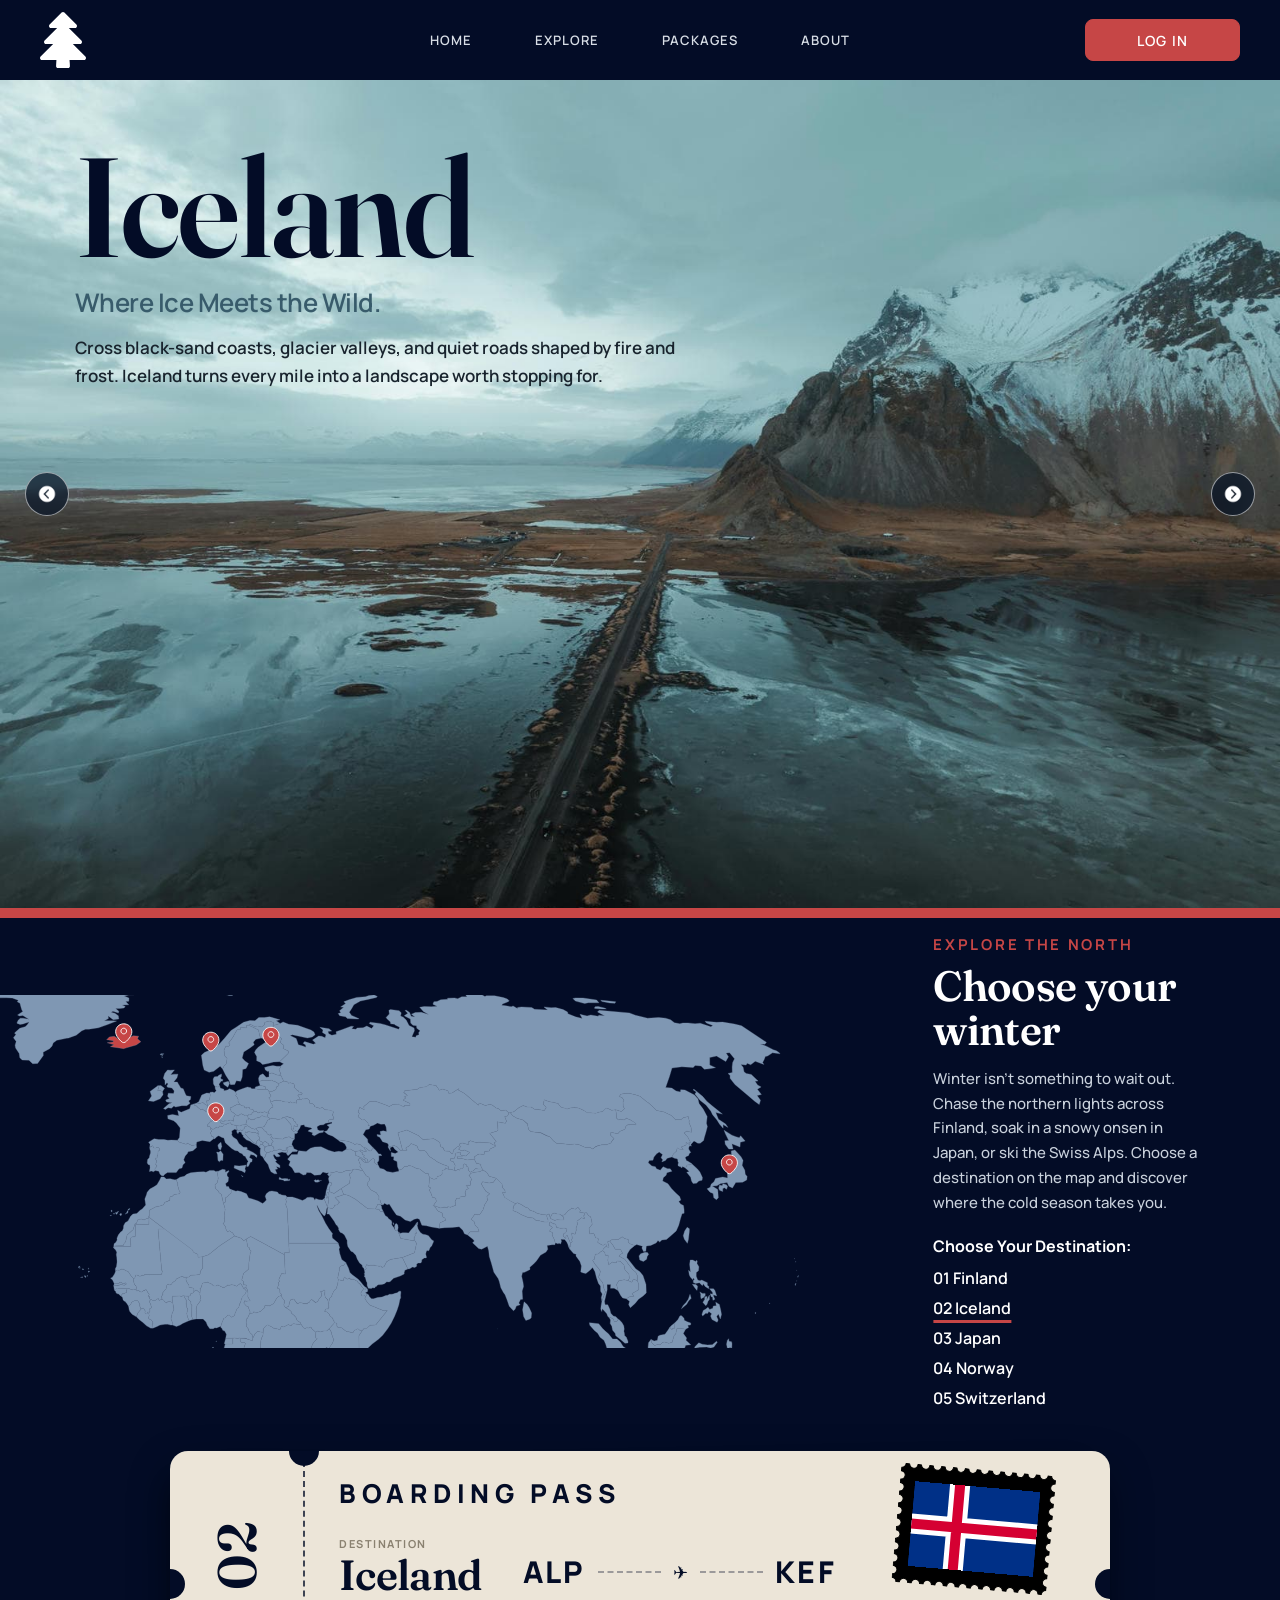
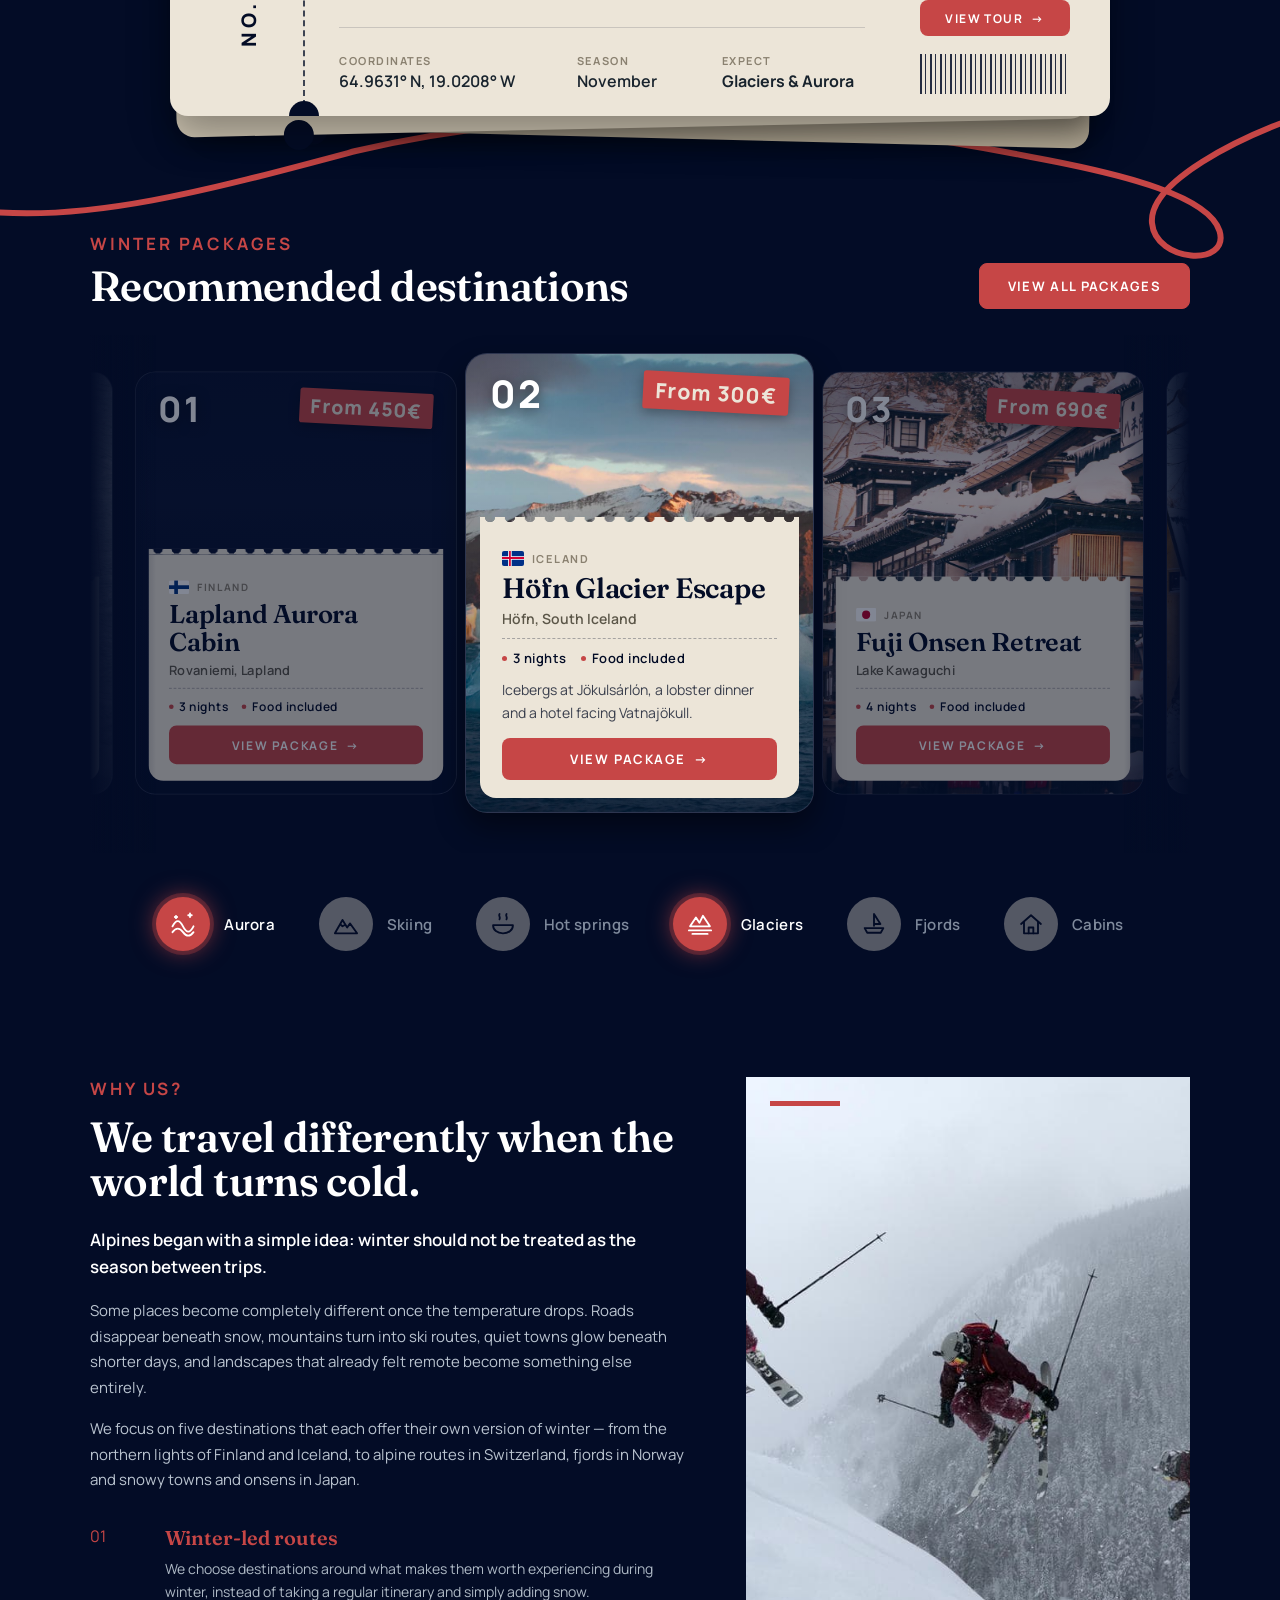
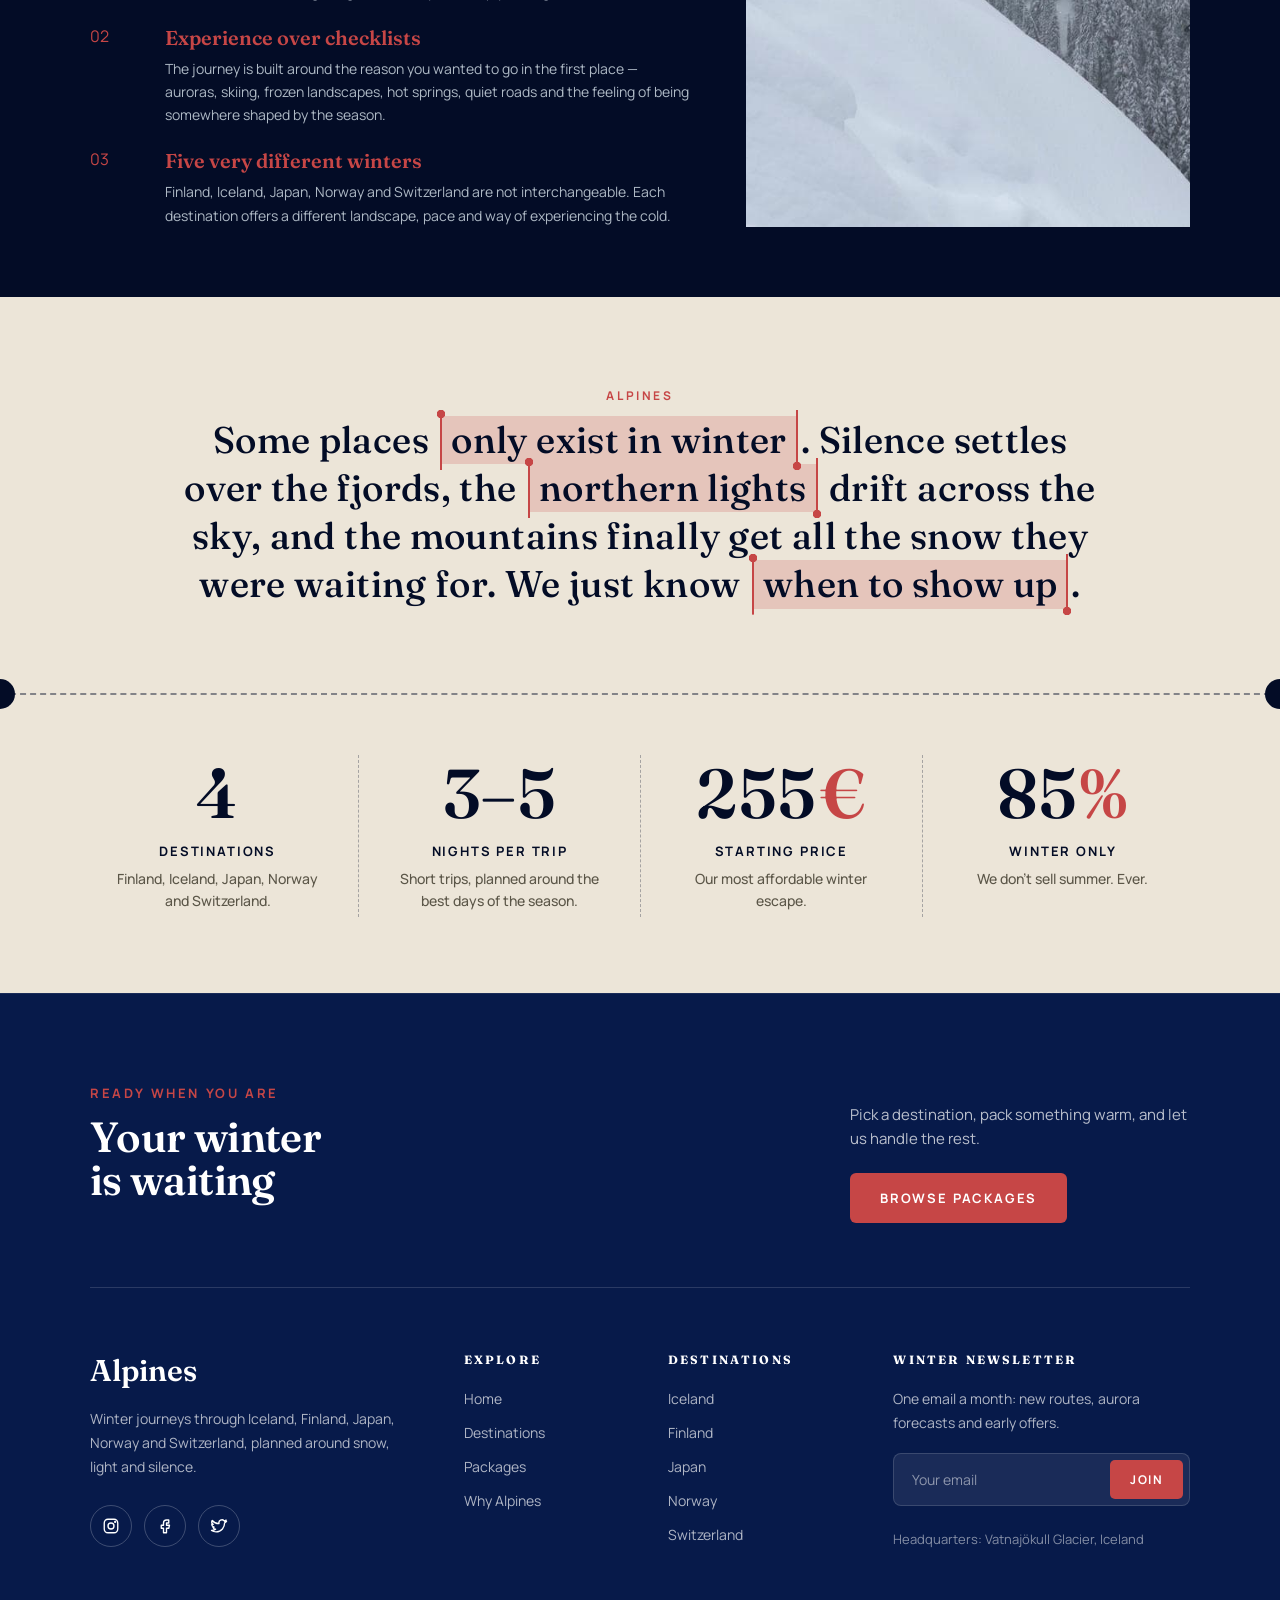
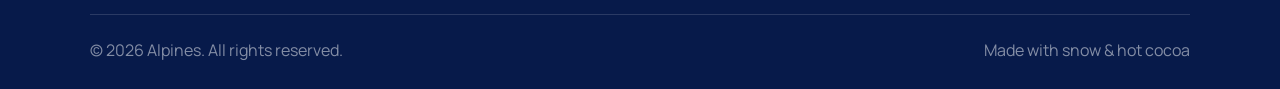
<file: index.html>
<!DOCTYPE html>
<html lang="en">

<head>
    <meta charset="UTF-8">
    <meta name="viewport" content="width=device-width, initial-scale=1.0">
    <meta http-equiv="X-UA-Compatible" content="ie=edge">

    <meta name="keywords"
        content="tourism Iceland, winter tourism, Iceland snow tourism, Iceland winter vacation, winter packages, Iceland ski, Iceland sledding dog">

    <meta name="description"
        content="Discover Iceland's winter wonderland. Explore breathtaking glaciers, cozy winter villages, and the magical Northern Lights. Book your dream winter escape today!">

    <link rel="shortcut icon" href="assets/pine.svg" type="image/svg+xml">
    <link rel="stylesheet" href="style.css">

    <title>Alpines</title>

    <!-- Font Styles -->
    <link rel="preconnect" href="https://fonts.googleapis.com">
    <link rel="preconnect" href="https://fonts.gstatic.com" crossorigin>

</head>

<body>

    <header class="Navbar">
        <nav class="Navbar_nav">

            <img src="assets/pine.svg" alt="Alpines logo">

            <ul>
                <li><a href="index.html">Home</a></li>
                <li><a href="explore.html">Explore</a></li>
                <li><a href="#packages">Packages</a></li>
                <li><a href="about.html">About</a></li>
            </ul>

            <a href="#packages" class="login-button">Log In</a>

        </nav>
    </header>

    <main>

        <div class="container">

            <!-- Hero -->
     <section class="jumbotron" id="home">
        <div class="hero-content">
        <h1 id="jumbotron-text">ICELAND</h1>

        <h2 id="jumbotron-subtitle">
         Where Ice Meets the Wild.
        </h2>
        <p id="jumbotron-desc">
        Cross black-sand coasts, glacier valleys, and quiet roads shaped by fire and frost.
         </p>
        </div>


        <div class="icon_next">
        <img
            src="assets/Next page.png"
            id="back"
            alt="Previous slide">

            <img
            src="assets/Next page (1).png"
            id="forward"
            alt="Next slide">

            </div>
    </section>

<!-- Map / Destinations -->
<section class="Section-map" id="destinations">

    <div class="map_image">

        <object
            id="world-map"
            class="world-map"
            data="assets/world.svg"
            type="image/svg+xml"
            aria-label="World map showing Alpines winter destinations">
        </object>

    </div>


    <div class="map_text">

        <p class="map-eyebrow">EXPLORE THE NORTH</p>

        <h2>Choose your winter</h2>

        <p class="map-description">
            Winter isn't something to wait out. Chase the northern lights across Finland, soak in a snowy onsen in Japan, or ski the Swiss Alps. Choose a destination on the map and discover where the cold season takes you.
        </p>

        <p class="destination-title">
            Choose Your Destination:
        </p>


        <ul class="destination-list">

            <li>
                <button
                    type="button"
                    class="destination-link"
                    data-country="Finland">
                    01 Finland
                </button>
            </li>

            <li>
                <button
                    type="button"
                    class="destination-link"
                    data-country="Iceland">
                    02 Iceland
                </button>
            </li>

            <li>
                <button
                    type="button"
                    class="destination-link"
                    data-country="Japan">
                    03 Japan
                </button>
            </li>

            <li>
                <button
                    type="button"
                    class="destination-link"
                    data-country="Norway">
                    04 Norway
                </button>
            </li>

            <li>
                <button
                    type="button"
                    class="destination-link"
                    data-country="Switzerland">
                    05 Switzerland
                </button>
            </li>

        </ul>

    </div>

</section>

<section class="destination-pass-section">

    <svg class="flight-path" viewBox="0 0 1440 300" preserveAspectRatio="none" aria-hidden="true">
        <path d="M -20 250 C 100 262, 240 228, 400 190 C 640 140, 900 150, 1160 196 C 1270 214, 1360 236, 1372 270 C 1384 306, 1300 302, 1296 262 C 1292 222, 1390 176, 1480 150" />
    </svg>

     <!-- Wrapper for ticket stack -->
    <div class="ticket-stack">
        <div class="ticket-ghost ticket-ghost-2"></div>
        <div class="ticket-ghost ticket-ghost-1"></div>

    <div class="destination-ticket">

        <!-- Detachable number stub -->
        <div class="ticket-stub">

            <div class="ticket-number-wrap">
                <span>NO.</span>
                <strong id="ticket-number">02</strong>
            </div>
        </div>

        <!-- Main ticket -->
<div class="ticket-main">

    <p class="ticket-pass-title">BOARDING PASS</p>

    <div class="ticket-top">

        <div class="ticket-destination-block">
            <p class="ticket-label">Destination</p>
            <h2 id="ticket-country">ICELAND</h2>
        </div>

        <div class="ticket-route">
            <span class="route-code">ALP</span>
            <span class="route-line"></span>
            <span class="route-plane">✈</span>
            <span class="route-line"></span>
            <strong class="route-code" id="ticket-code">KEF</strong>
        </div>

        <div class="ticket-flag-stamp">
            <img class="stamp-frame" src="assets/stamp_frame.svg" alt="">
            <img id="ticket-flag" src="assets/iceland-flag.svg" alt="Iceland flag">
        </div>

    </div>

    <div class="ticket-details">
        <div class="ticket-detail">
            <p class="ticket-label">Coordinates</p>
            <p id="ticket-coordinates">64.9631° N, 19.0208° W</p>
        </div>
        <div class="ticket-detail">
            <p class="ticket-label">Season</p>
            <p id="ticket-season">November</p>
        </div>
        <div class="ticket-detail">
            <p class="ticket-label">Expect</p>
            <p id="ticket-expect">Glaciers &amp; Aurora</p>
        </div>
    </div>

    <div class="ticket-barcode"></div>
    <a href="explore.html#iceland" class="ticket-cta" id="ticket-cta">
    View tour <span aria-hidden="true">→</span>
    </a>
</div> 
</div> 
</div>
</section>



            <!-- Packages -->
<section class="packages" id="packages">

    <div class="packages-header">

        <div>
            <p class="packages-eyebrow">WINTER PACKAGES</p>
            <h2 class="packages-title">Recommended destinations</h2>
        </div>

        <a href="packages.html" class="packages-all">View all packages</a>

    </div>

    <div class="package-carousel">
        <div class="package-track" id="package-track"></div>
    </div>

    <div class="packages-controls">

        <ul class="package-cats">

            <li>
                <div class="package-cat" data-category="aurora">
                    <span class="package-cat-icon" aria-hidden="true">
                        <svg viewBox="0 0 24 24" fill="none" stroke="currentColor" stroke-width="1.6" stroke-linecap="round" stroke-linejoin="round">
                            <path d="M3 14c3-6 6-6 9 0s6 6 9 0"/>
                            <path d="M3 19c3-4 6-4 9 0s6 4 9 0"/>
                            <path d="M18 3v3M16.5 4.5h3"/>
                            <path d="M6 5v2M5 6h2"/>
                        </svg>
                    </span>
                    Aurora
                </div>
            </li>

            <li>
                <div class="package-cat" data-category="skiing">
                    <span class="package-cat-icon" aria-hidden="true">
                        <svg viewBox="0 0 24 24" fill="none" stroke="currentColor" stroke-width="1.6" stroke-linecap="round" stroke-linejoin="round">
                            <path d="M2.5 20l6.5-11.5 4 6.5 2.5-3.5 6 8.5z"/>
                            <path d="M7.2 12.5l1.8 1.5 1.6-1"/>
                        </svg>
                    </span>
                    Skiing
                </div>
            </li>

            <li>
                <div class="package-cat" data-category="hot-springs">
                    <span class="package-cat-icon" aria-hidden="true">
                        <svg viewBox="0 0 24 24" fill="none" stroke="currentColor" stroke-width="1.6" stroke-linecap="round" stroke-linejoin="round">
                            <path d="M3.5 13h17c0 4.2-3.6 7-8.5 7s-8.5-2.8-8.5-7z"/>
                            <path d="M9 3.5c-1.2 1.5 1.2 2.5 0 4.5M15 3.5c-1.2 1.5 1.2 2.5 0 4.5"/>
                        </svg>
                    </span>
                    Hot springs
                </div>
            </li>

            <li>
                <div class="package-cat" data-category="glaciers">
                    <span class="package-cat-icon" aria-hidden="true">
                        <svg viewBox="0 0 24 24" fill="none" stroke="currentColor" stroke-width="1.6" stroke-linecap="round" stroke-linejoin="round">
                            <path d="M3.5 14l5-7.5 3 4.5 3-6 6 9z"/>
                            <path d="M2.5 17.5h19M5.5 20.5h13"/>
                        </svg>
                    </span>
                    Glaciers
                </div>
            </li>

            <li>
                <div class="package-cat" data-category="fjords">
                    <span class="package-cat-icon" aria-hidden="true">
                        <svg viewBox="0 0 24 24" fill="none" stroke="currentColor" stroke-width="1.6" stroke-linecap="round" stroke-linejoin="round">
                            <path d="M12 3.5v10M12 3.5l5.5 8.5H12"/>
                            <path d="M4 15.5h16l-2.2 4H6.2z"/>
                        </svg>
                    </span>
                    Fjords
                </div>
            </li>

            <li>
                <div class="package-cat" data-category="cabins">
                    <span class="package-cat-icon" aria-hidden="true">
                        <svg viewBox="0 0 24 24" fill="none" stroke="currentColor" stroke-width="1.6" stroke-linecap="round" stroke-linejoin="round">
                            <path d="M3.5 12L12 4.5 20.5 12"/>
                            <path d="M6 10.5V20h12v-9.5"/>
                            <path d="M10 20v-5h4v5"/>
                        </svg>
                    </span>
                    Cabins
                </div>
            </li>

        </ul>

    </div>

</section>

            <!-- Why Alpines -->
<section class="why-alpines" id="about">

    <div class="why-alpines-content">

        <!-- LEFT: BRAND STORY -->
        <div class="why-alpines-text">

            <p class="why-eyebrow">
                why us?
            </p>

            <h2 class="why-title">
                We travel differently when the world turns cold.
            </h2>

            <p class="why-intro">
                Alpines began with a simple idea: winter should not be treated
                as the season between trips.
            </p>

            <p class="why-description">
                Some places become completely different once the temperature
                drops. Roads disappear beneath snow, mountains turn into ski
                routes, quiet towns glow beneath shorter days, and landscapes
                that already felt remote become something else entirely.
            </p>

            <p class="why-description">
                We focus on five destinations that each offer their own version
                of winter — from the northern lights of Finland and Iceland,
                to alpine routes in Switzerland, fjords in Norway and snowy
                towns and onsens in Japan.
            </p>


            <!-- PRINCIPLES -->
            <div class="why-points">
                <div class="why-point">
                    <span class="why-number">01</span>
                    <div class="why-point-content">
                        <h3>Winter-led routes</h3>

                        <p>
                            We choose destinations around what makes them worth
                            experiencing during winter, instead of taking a
                            regular itinerary and simply adding snow.
                        </p>
                    </div>

                </div>


                <div class="why-point">

                    <span class="why-number">02</span>

                    <div class="why-point-content">
                        <h3>Experience over checklists</h3>

                        <p>
                            The journey is built around the reason you wanted
                            to go in the first place — auroras, skiing, frozen
                            landscapes, hot springs, quiet roads and the feeling
                            of being somewhere shaped by the season.
                        </p>
                    </div>

                </div>


                <div class="why-point">

                    <span class="why-number">03</span>

                    <div class="why-point-content">
                        <h3>Five very different winters</h3>

                        <p>
                            Finland, Iceland, Japan, Norway and Switzerland
                            are not interchangeable. Each destination offers
                            a different landscape, pace and way of experiencing
                            the cold.
                        </p>
                    </div>

                </div>

            </div>

        </div>

        <!-- RIGHT: IMAGE -->
        <div class="why-alpines-image">

            <img
                src="assets/ski2.jpg"
                alt="Traveler exploring a winter landscape">
        </div>
    </div>
</section>

            <!-- Quote -->
<section class="quote-band">

    <div class="why-quote">
    <p class="why-quote-small">ALPINES</p>
    <p class="why-quote-main">
        Some places <span class="hl">only exist in winter</span>.
        Silence settles over the fjords, the <span class="hl">northern lights</span>
        drift across the sky, and the mountains finally get all the snow they
        were waiting for. We just know <span class="hl">when to show up</span>.
    </p>
    </div>

        <div class="stats">
            <div class="stats-grid">

                <div class="stat">
                    <strong class="stat-number"><span data-count="5">5</span></strong>
                    <p class="stat-label">Destinations</p>
                    <p class="stat-text">Finland, Iceland, Japan, Norway and Switzerland.</p>
                </div>

                <div class="stat">
                    <strong class="stat-number">3–5</strong>
                    <p class="stat-label">Nights per trip</p>
                    <p class="stat-text">Short trips, planned around the best days of the season.</p>
                </div>

                <div class="stat">
                    <strong class="stat-number"><span data-count="300">300</span><em>€</em></strong>
                    <p class="stat-label">Starting price</p>
                    <p class="stat-text">Our most affordable winter escape.</p>
                </div>

                <div class="stat">
                    <strong class="stat-number"><span data-count="100">100</span><em>%</em></strong>
                    <p class="stat-label">Winter only</p>
                    <p class="stat-text">We don't sell summer. Ever.</p>
                </div>

            </div>
        </div>

</section>

        </div>

    </main>

    <footer id="footer">
        <div class="footer-inner">

            <div class="footer-cta">
                <div>
                    <p class="footer-eyebrow">Ready when you are</p>
                    <h2>Your winter<br>is waiting</h2>
                </div>
                <div class="footer-cta-side">
                    <p>Pick a destination, pack something warm, and let us handle the rest.</p>
                    <a href="packages.html" class="footer-btn">Browse packages</a>
                </div>
            </div>

            <div class="footer-grid">

                <div class="footer-brand">
                    <a href="#home" class="footer-logo">Alpines</a>
                    <p>Winter journeys through Iceland, Finland, Japan, Norway and Switzerland, planned around snow, light and silence.</p>
                    <div class="footer-socials">
                        <a href="#" aria-label="Instagram">
                            <svg viewBox="0 0 24 24" fill="none" stroke="currentColor" stroke-width="1.8" stroke-linecap="round" stroke-linejoin="round"><rect x="3" y="3" width="18" height="18" rx="5"/><circle cx="12" cy="12" r="4"/><circle cx="17.5" cy="6.5" r=".6" fill="currentColor"/></svg>
                        </a>
                        <a href="#" aria-label="Facebook">
                            <svg viewBox="0 0 24 24" fill="none" stroke="currentColor" stroke-width="1.8" stroke-linecap="round" stroke-linejoin="round"><path d="M14 8h3V4h-3a4 4 0 0 0-4 4v3H7v4h3v6h4v-6h3l1-4h-4V8z"/></svg>
                        </a>
                        <a href="#" aria-label="Twitter">
                            <svg viewBox="0 0 24 24" fill="none" stroke="currentColor" stroke-width="1.8" stroke-linecap="round" stroke-linejoin="round"><path d="M22 5.8a8 8 0 0 1-2.3.6 4 4 0 0 0 1.8-2.2 8 8 0 0 1-2.6 1 4 4 0 0 0-6.9 3.6A11.4 11.4 0 0 1 3 4.600a4 4 0 0 0 1.200 5.300 4 4 0 0 1-1.800-.5 4 4 0 0 0 3.200 4 4 4 0 0 1-1.800.1 4 4 0 0 0 3.700 2.800A8 8 0 0 1 2 18a11.400 11.400 0 0 0 6.100 1.800c7.400 0 11.500-6.200 11.300-11.800A8 8 0 0 0 22 5.800z"/></svg>
                        </a>
                    </div>
                </div>

                <div class="footer-col">
                    <h3>Explore</h3>
                    <ul>
                        <li><a href="index.html">Home</a></li>
                        <li><a href="explore.html">Destinations</a></li>
                        <li><a href="packages.html">Packages</a></li>
                        <li><a href="about.html">Why Alpines</a></li>
                    </ul>
                </div>

                <div class="footer-col">
                    <h3>Destinations</h3>
                    <ul>
                        <li><a href="explore.html#iceland">Iceland</a></li>
                        <li><a href="explore.html#finland">Finland</a></li>
                        <li><a href="explore.html#japan">Japan</a></li>
                        <li><a href="explore.html#norway">Norway</a></li>
                        <li><a href="explore.html#switzerland">Switzerland</a></li>
                    </ul>
                </div>

                <div class="footer-col footer-news">
                    <h3>Winter newsletter</h3>
                    <p>One email a month: new routes, aurora forecasts and early offers.</p>
                    <form class="footer-form" onsubmit="return false">
                        <input type="email" placeholder="Your email" aria-label="Email address">
                        <button type="submit">Join</button>
                    </form>
                    <p class="footer-office">Headquarters: Vatnajökull Glacier, Iceland</p>
                </div>
            </div>

            <div class="footer-bottom">
                <p>&copy; 2026 Alpines. All rights reserved.</p>
                <p>Made with snow &amp; hot cocoa</p>
            </div>
        </div>
    </footer>


    <script src="script.js"></script>

</body>

</html>
</file>
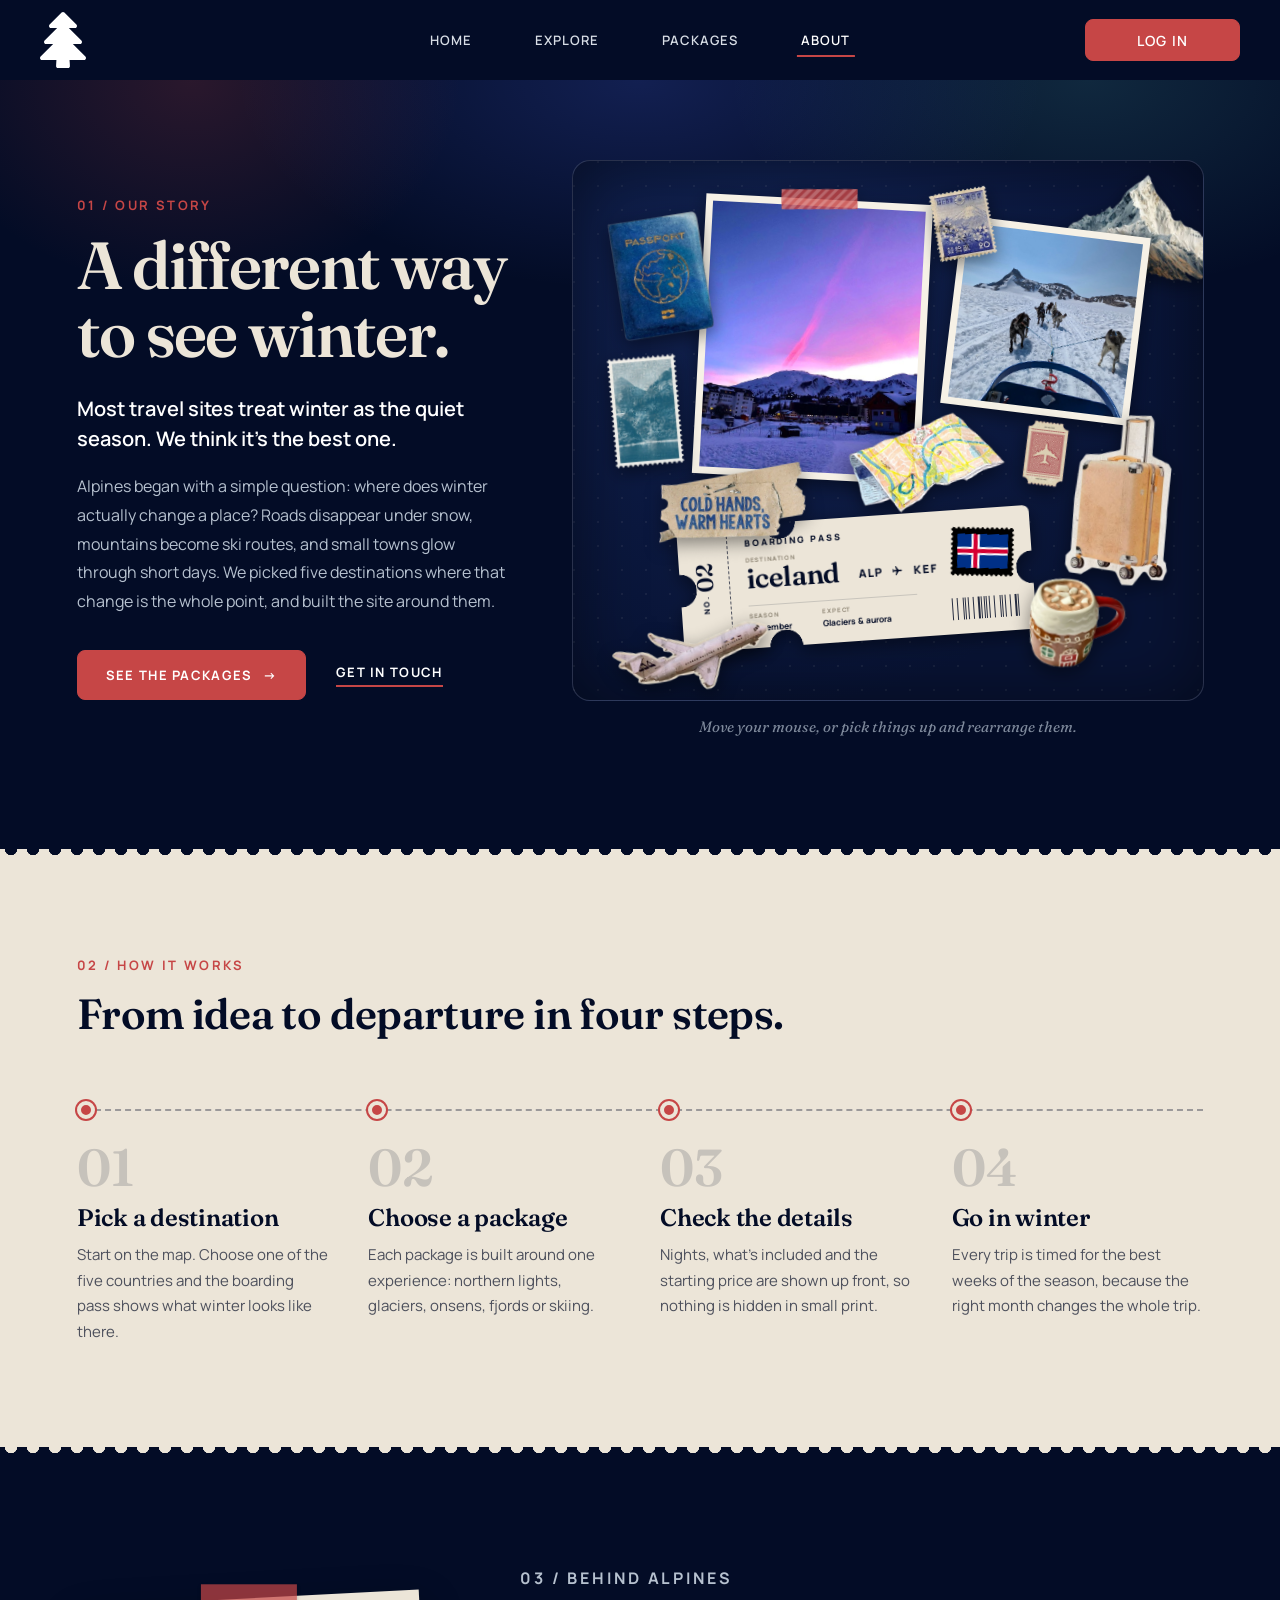
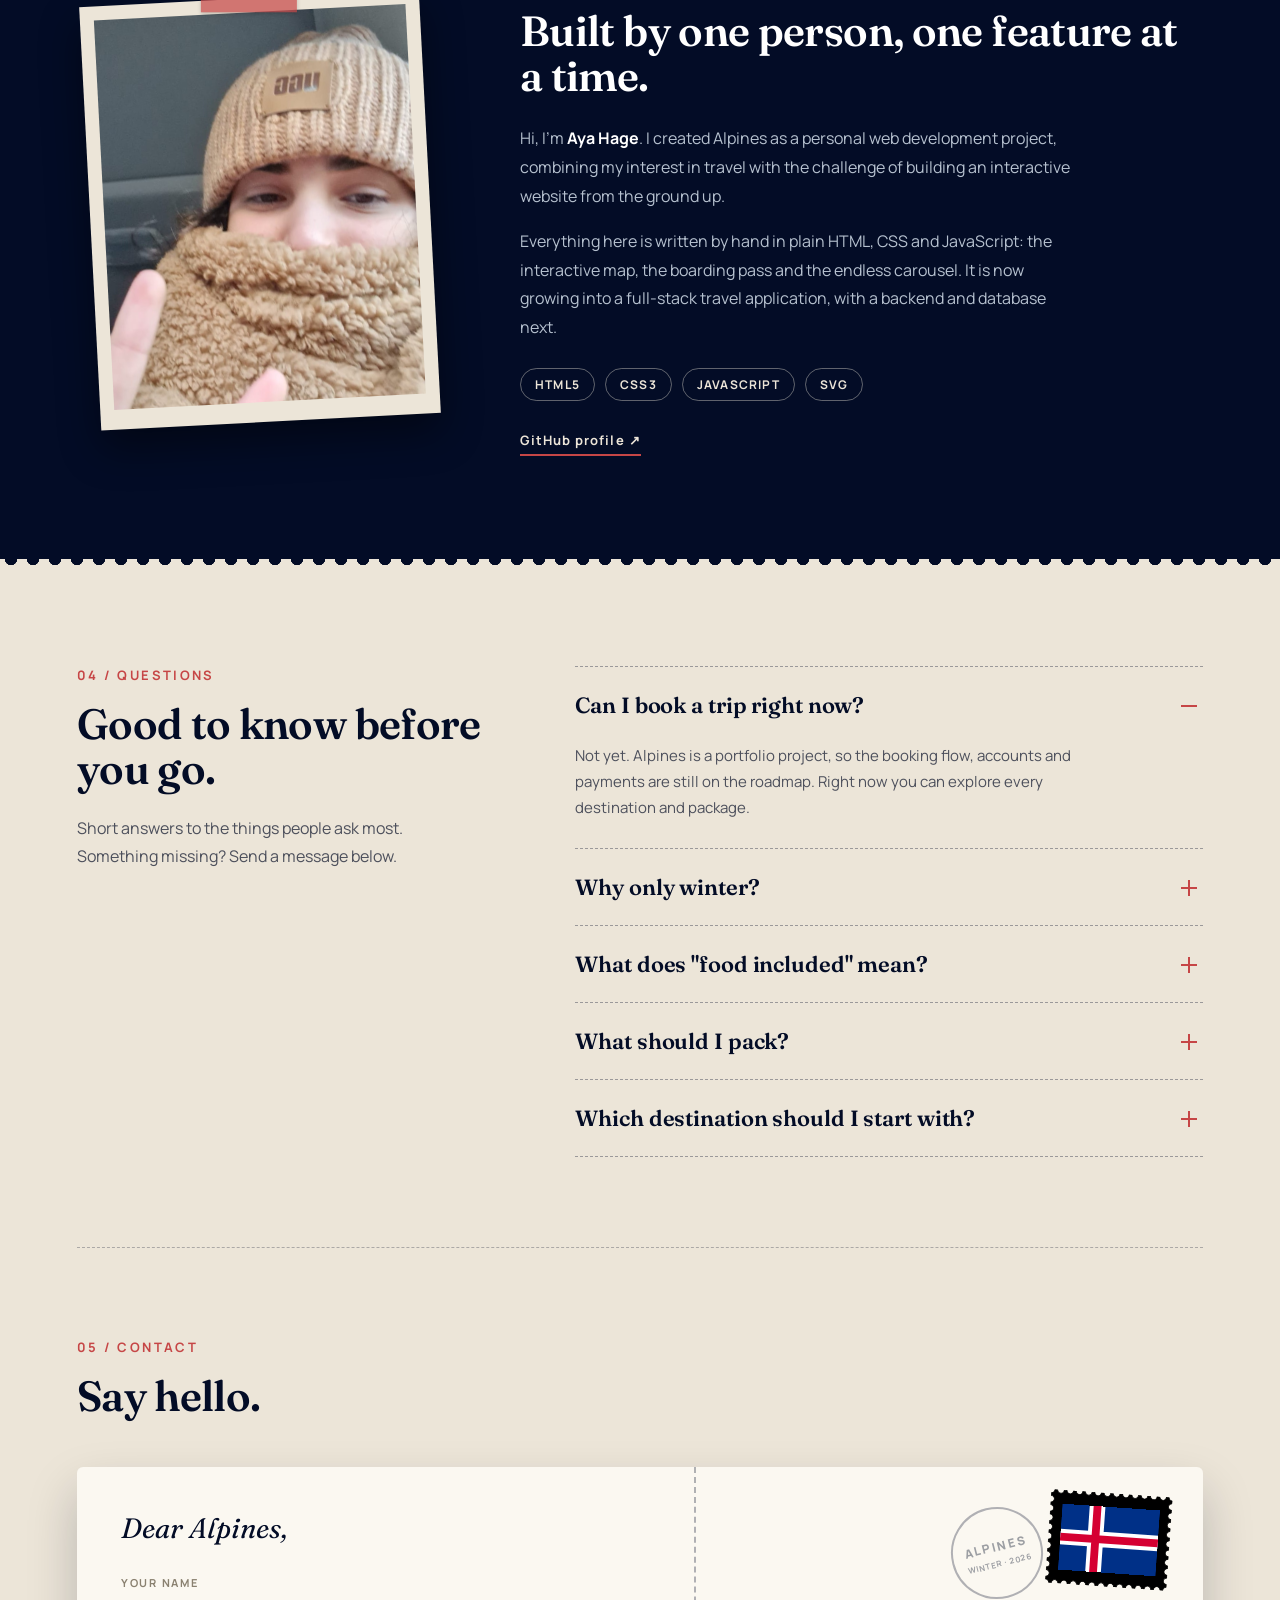
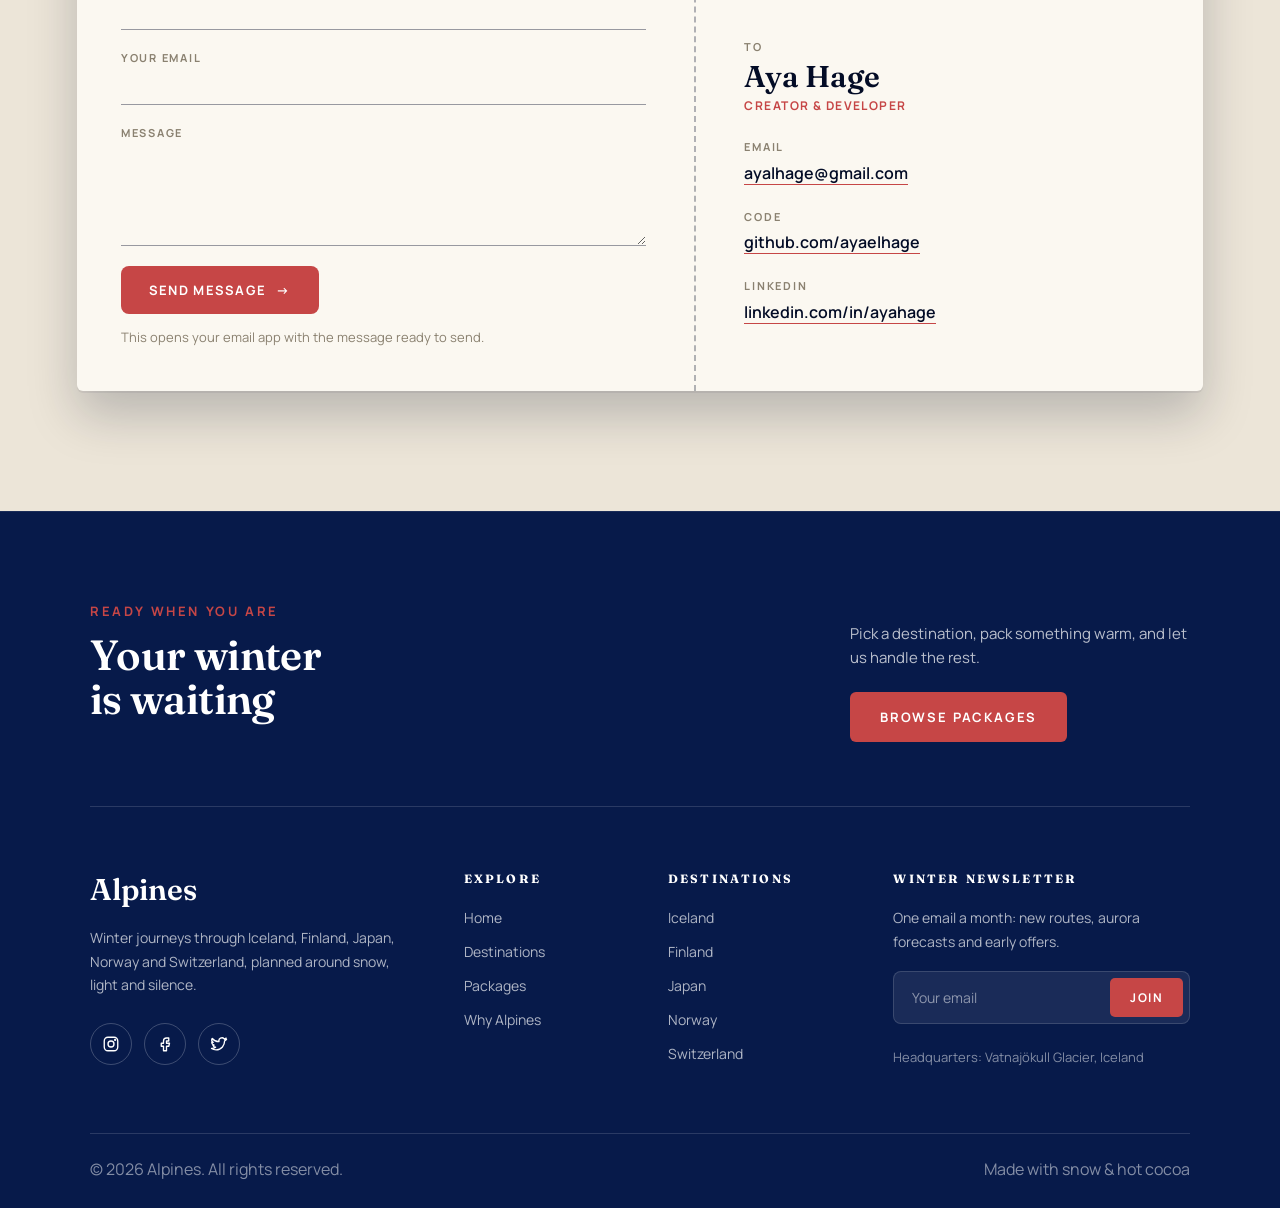
<file: about.html>
<!DOCTYPE html>
<html lang="en">

<head>
    <meta charset="UTF-8">
    <meta name="viewport" content="width=device-width, initial-scale=1.0">

    <meta name="description"
        content="About Alpines: a winter travel project covering Finland, Iceland, Japan, Norway and Switzerland. How it works, who built it, and how to get in touch.">

    <link rel="shortcut icon" href="assets/pine.svg" type="image/svg+xml">
    <link rel="stylesheet" href="style.css">
    <link rel="stylesheet" href="about.css">

    <title>About Us | Alpines</title>

    <link rel="preconnect" href="https://fonts.googleapis.com">
    <link rel="preconnect" href="https://fonts.gstatic.com" crossorigin>
</head>

<body>

    <header class="Navbar">
        <nav class="Navbar_nav">

            <img src="assets/pine.svg" alt="Alpines logo">

            <ul>
                <li><a href="index.html">Home</a></li>
                <li><a href="explore.html">Explore</a></li>
                <li><a href="index.html#packages">Packages</a></li>
                <li><a href="about.html" aria-current="page">About</a></li>
            </ul>

            <a href="index.html#packages" class="login-button">Log In</a>

        </nav>
    </header>

    <main class="about-page">

        <!-- ======================================
             01. STORY  (hero with an interactive desk)
             ====================================== -->

        <section class="about-hero aurora" id="story">

            <div class="about-hero-inner">

                <div class="about-hero-text">
                    <p class="about-eyebrow">01 / Our story</p>

                    <h1 class="about-heading">
                        A different way <br>to see winter.
                    </h1>

                    <p class="about-lead">
                        Most travel sites treat winter as the quiet season.
                        We think it's the best one.
                    </p>

                    <p class="about-text">
                        Alpines began with a simple question: where does winter
                        actually change a place? Roads disappear under snow,
                        mountains become ski routes, and small towns glow
                        through short days. We picked five destinations where
                        that change is the whole point, and built the site
                        around them.
                    </p>

                    <div class="about-hero-links">
                        <a href="index.html#packages" class="about-btn">
                            See the packages <span aria-hidden="true">→</span>
                        </a>
                        <a href="#contact" class="about-link" id="get-in-touch">Get in touch</a>
                    </div>
                </div>

                <!-- Interactive desk: two photos, a boarding pass and cut-out PNGs -->
                <div class="about-desk-wrap">

                    <div class="about-desk" aria-label="A desk of winter travel clutter: photos, a boarding pass, a passport, a map and more. Move the mouse or drag the items around.">

                        <!-- back layer -->
                        <img class="item png" src="assets/mountain.png" alt="" draggable="false" style="left: 75%; top: 0%; width: 30cqw; --r: 8deg; --depth: 1.2; --i: 4">
                        <figure class="item photo photo-main" style="left: 20%; top: 7%; width: 36cqw; --r: 3deg; --depth: 0.45; --i: 2">
                            <img src="assets/landscape2.jpg" alt="Mountain village under a purple winter sky" draggable="false">
                        </figure>
                        <img class="item png" src="assets/passport.png" alt="" draggable="false" style="left: 0%; top: 5%; width: 28cqw; --r: -9deg; --depth: 0.7; --i: 1">
                        <figure class="item photo photo-small" style="left: 60%; top: 12%; width: 30cqw; --r: 7deg; --depth: 0.8; --i: 3">
                            <img src="assets/dogsled2.jpg" alt="Dog sled team crossing the snow" draggable="false">
                        </figure>
                        <img class="item png" src="assets/map.png" alt="" draggable="false" style="left: 42%; top: 39%; width: 27cqw; --r: -6deg; --depth: 0.5; --i: 0">

                        <img class="item png" src="assets/postal.png" alt="" draggable="false" style="left: 3%; top: 34%; width: 17cqw; --r: -5deg; --depth: 1.3; --i: 5">
                        <img class="item png" src="assets/ticket.png" alt="" draggable="false" style="left: 68%; top: 47%; width: 14cqw; --r: 7deg; --depth: 1.1; --i: 6">
                        <img class="item png" src="assets/stamp.png" alt="" draggable="false" style="left: 52%; top: 0%; width: 20cqw; --r: -10deg; --depth: 1.5; --i: 7">
                        <img class="item png" src="assets/bag.png" alt="" draggable="false" style="left: 75%; top: 40%; width: 25cqw; --r: 5deg; --depth: 0.9; --i: 10">

                        <!-- boarding pass (a small version of the one on the home page) -->
                        <div class="item ticket" style="left: 17%; top: 66%; --r: -4deg; --depth: 1.2; --i: 11">
                            <div class="t-body">
                                <div class="t-stub"><span>NO. <b>02</b></span></div>
                                <div class="t-main">
                                    <p class="t-title">Boarding pass</p>
                                    <div class="t-top">
                                        <div>
                                            <small>Destination</small>
                                            <b class="t-dest">iceland</b>
                                        </div>
                                        <div class="t-route">
                                            <i>ALP</i><span class="t-line"></span>
                                            <svg class="t-plane" viewBox="0 0 24 24" aria-hidden="true"><path fill="currentColor" d="M21 16v-2l-8-5V3.5a1.5 1.5 0 0 0-3 0V9l-8 5v2l8-2.5V19l-2 1.5V22l3.5-1 3.5 1v-1.5L13 19v-5.5z"/></svg>
                                            <span class="t-line"></span><i>KEF</i>
                                        </div>
                                    </div>
                                    <div class="t-flag" aria-hidden="true">
                                        <img class="t-flag-frame" src="assets/stamp_frame.svg" alt="" draggable="false">
                                        <img class="t-flag-img" src="assets/iceland-flag.svg" alt="" draggable="false">
                                    </div>
                                    <div class="t-details">
                                        <div><small>Season</small>November</div>
                                        <div><small>Expect</small>Glaciers &amp; aurora</div>
                                    </div>
                                    <span class="t-barcode"></span>
                                </div>
                            </div>
                        </div>

                        <img class="item png" src="assets/cocoa.png" alt="" draggable="false" style="left: 72%; top: 70%; width: 17cqw; --r: 6deg; --depth: 1.3; --i: 8">
                        <img class="item png" src="assets/warmhearts.png" alt="" draggable="false" style="left: 13%; top: 50%; width: 24cqw; --r: -8deg; --depth: 1.4; --i: 9">
                        <img class="item png" src="assets/airplane.png" alt="" draggable="false" style="left: 5%; top: 76%; width: 28cqw; --r: -6deg; --depth: 1.6; --i: 12">

                    </div>

                    <p class="desk-hint">Move your mouse, or pick things up and rearrange them.</p>

                </div>

            </div>

        </section>


        <!-- ======================================
             02. HOW IT WORKS  (cream paper)
             ====================================== -->

        <section class="about-process perf-top" id="how-it-works">

            <div class="about-section-inner">

                <p class="about-eyebrow">02 / How it works</p>
                <h2 class="about-title">From idea to departure in four steps.</h2>

                <ol class="process-steps">

                    <li class="process-step">
                        <span class="process-dot" aria-hidden="true"></span>
                        <span class="process-num">01</span>
                        <h3>Pick a destination</h3>
                        <p>Start on the map. Choose one of the five countries and the boarding pass shows what winter looks like there.</p>
                    </li>

                    <li class="process-step">
                        <span class="process-dot" aria-hidden="true"></span>
                        <span class="process-num">02</span>
                        <h3>Choose a package</h3>
                        <p>Each package is built around one experience: northern lights, glaciers, onsens, fjords or skiing.</p>
                    </li>

                    <li class="process-step">
                        <span class="process-dot" aria-hidden="true"></span>
                        <span class="process-num">03</span>
                        <h3>Check the details</h3>
                        <p>Nights, what's included and the starting price are shown up front, so nothing is hidden in small print.</p>
                    </li>

                    <li class="process-step">
                        <span class="process-dot" aria-hidden="true"></span>
                        <span class="process-num">04</span>
                        <h3>Go in winter</h3>
                        <p>Every trip is timed for the best weeks of the season, because the right month changes the whole trip.</p>
                    </li>

                </ol>

            </div>

        </section>


        <!-- ======================================
             03. CREATOR  (navy)
             ====================================== -->

        <section class="about-creator perf-top" id="creator">

            <div class="about-section-inner creator-layout">

                <figure class="creator-photo">
                    <div class="creator-photo-frame">
                        <img src="assets/MeWinter2.jpeg" alt="Aya Hage">
                    </div>
                </figure>

                <div class="creator-text">

                    <p class="about-eyebrow">03 / Behind Alpines</p>
                    <h2 class="about-title">Built by one person, one feature at a time.</h2>

                    <p>
                        Hi, I'm <strong>Aya Hage</strong>. I created Alpines as a personal
                        web development project, combining my interest in travel with the
                        challenge of building an interactive website from the ground up.
                    </p>

                    <p>
                        Everything here is written by hand in plain HTML, CSS and
                        JavaScript: the interactive map, the boarding pass and the
                        endless carousel. It is now growing into a full-stack travel
                        application, with a backend and database next.
                    </p>

                    <ul class="creator-tags" aria-label="Built with">
                        <li>HTML5</li>
                        <li>CSS3</li>
                        <li>JavaScript</li>
                        <li>SVG</li>
                    </ul>

                    <div class="creator-links">
                        <a href="https://github.com/ayaelhage" target="_blank" rel="noopener noreferrer">GitHub profile ↗</a>
                    </div>

                </div>

            </div>

        </section>


        <!-- ======================================
             04. FAQ  (cream paper)
             ====================================== -->

        <section class="about-faq perf-top" id="faq">

            <div class="about-section-inner faq-layout">

                <div class="faq-intro">
                    <p class="about-eyebrow">04 / Questions</p>
                    <h2 class="about-title">Good to know before you go.</h2>
                    <p class="about-text-dark">
                        Short answers to the things people ask most.
                        Something missing? Send a message below.
                    </p>
                </div>

                <div class="faq-list">

                    <details class="faq-item" open>
                        <summary>Can I book a trip right now?</summary>
                        <p>
                            Not yet. Alpines is a portfolio project, so the booking
                            flow, accounts and payments are still on the roadmap.
                            Right now you can explore every destination and package.
                        </p>
                    </details>

                    <details class="faq-item">
                        <summary>Why only winter?</summary>
                        <p>
                            Because winter changes places more than any other season.
                            We would rather show five destinations at their best than
                            fifty at their average.
                        </p>
                    </details>

                    <details class="faq-item">
                        <summary>What does "food included" mean?</summary>
                        <p>
                            Each package card says whether meals are part of the price.
                            If it says "Food not included", you plan your own meals.
                        </p>
                    </details>

                    <details class="faq-item">
                        <summary>What should I pack?</summary>
                        <p>
                            Warm layers, waterproof boots with good grip, gloves, a hat
                            and sunglasses (snow is bright). Every package page will
                            list anything specific to that trip.
                        </p>
                    </details>

                    <details class="faq-item">
                        <summary>Which destination should I start with?</summary>
                        <p>
                            Chasing the northern lights points to Finland, Iceland or
                            Norway. For hot springs, Japan. For skiing, Switzerland.
                            The packages carousel highlights what each trip includes.
                        </p>
                    </details>

                </div>

            </div>

        </section>


        <!-- ======================================
             05. CONTACT  (postcard)
             ====================================== -->

        <section class="about-contact" id="contact">

            <div class="about-section-inner">

                <div class="contact-head">
                    <p class="about-eyebrow">05 / Contact</p>
                    <h2 class="about-title">Say hello.</h2>
                </div>

                <div class="postcard">

                    <!-- Left: message -->
                    <form class="postcard-form" id="contact-form">

                        <p class="postcard-greeting">Dear Alpines,</p>

                        <label class="postcard-field">
                            <span>Your name</span>
                            <input type="text" id="contact-name" name="name" autocomplete="name" required>
                        </label>

                        <label class="postcard-field">
                            <span>Your email</span>
                            <input type="email" id="contact-email" name="email" autocomplete="email" required>
                        </label>

                        <label class="postcard-field">
                            <span>Message</span>
                            <textarea id="contact-message" name="message" rows="4" required></textarea>
                        </label>

                        <button type="submit" class="postcard-btn">
                            Send message <span aria-hidden="true">→</span>
                        </button>

                        <p class="postcard-hint" id="contact-hint">
                            This opens your email app with the message ready to send.
                        </p>

                    </form>

                    <!-- Right: address side -->
                    <div class="postcard-side">

                        <div class="postcard-stamp" aria-hidden="true">
                            <img class="stamp-frame" src="assets/stamp_frame.svg" alt="">
                            <img class="stamp-flag" src="assets/iceland-flag.svg" alt="">
                        </div>

                        <div class="postcard-postmark" aria-hidden="true">
                            <span>ALPINES</span>
                            <small>WINTER · 2026</small>
                        </div>

                        <div class="postcard-address">

                            <p class="postcard-label">To</p>
                            <p class="postcard-name">Aya Hage</p>
                            <p class="postcard-role">Creator &amp; Developer</p>

                            <p class="postcard-label">Email</p>
                            <p><a id="contact-email-link" href="mailto:ayalhage@gmail.com">ayalhage@gmail.com</a></p>

                            <p class="postcard-label">Code</p>
                            <p><a href="https://github.com/ayaelhage" target="_blank" rel="noopener noreferrer">github.com/ayaelhage</a></p>

                            <p class="postcard-label">LinkedIn</p>
                            <p><a href="https://www.linkedin.com/in/ayahage/" target="_blank" rel="noopener noreferrer">linkedin.com/in/ayahage</a></p>

                        </div>

                    </div>

                </div>

            </div>

        </section>

    </main>


    <footer id="footer">
        <div class="footer-inner">

            <div class="footer-cta">
                <div>
                    <p class="footer-eyebrow">Ready when you are</p>
                    <h2>Your winter<br>is waiting</h2>
                </div>
                <div class="footer-cta-side">
                    <p>Pick a destination, pack something warm, and let us handle the rest.</p>
                    <a href="packages.html" class="footer-btn">Browse packages</a>
                </div>
            </div>

            <div class="footer-grid">

                <div class="footer-brand">
                    <a href="#home" class="footer-logo">Alpines</a>
                    <p>Winter journeys through Iceland, Finland, Japan, Norway and Switzerland, planned around snow, light and silence.</p>
                    <div class="footer-socials">
                        <a href="#" aria-label="Instagram">
                            <svg viewBox="0 0 24 24" fill="none" stroke="currentColor" stroke-width="1.8" stroke-linecap="round" stroke-linejoin="round"><rect x="3" y="3" width="18" height="18" rx="5"/><circle cx="12" cy="12" r="4"/><circle cx="17.5" cy="6.5" r=".6" fill="currentColor"/></svg>
                        </a>
                        <a href="#" aria-label="Facebook">
                            <svg viewBox="0 0 24 24" fill="none" stroke="currentColor" stroke-width="1.8" stroke-linecap="round" stroke-linejoin="round"><path d="M14 8h3V4h-3a4 4 0 0 0-4 4v3H7v4h3v6h4v-6h3l1-4h-4V8z"/></svg>
                        </a>
                        <a href="#" aria-label="Twitter">
                            <svg viewBox="0 0 24 24" fill="none" stroke="currentColor" stroke-width="1.8" stroke-linecap="round" stroke-linejoin="round"><path d="M22 5.8a8 8 0 0 1-2.3.6 4 4 0 0 0 1.8-2.2 8 8 0 0 1-2.6 1 4 4 0 0 0-6.9 3.6A11.4 11.4 0 0 1 3 4.600a4 4 0 0 0 1.200 5.300 4 4 0 0 1-1.800-.5 4 4 0 0 0 3.200 4 4 4 0 0 1-1.800.1 4 4 0 0 0 3.700 2.800A8 8 0 0 1 2 18a11.400 11.400 0 0 0 6.100 1.800c7.400 0 11.500-6.200 11.300-11.800A8 8 0 0 0 22 5.800z"/></svg>
                        </a>
                    </div>
                </div>

                <div class="footer-col">
                    <h3>Explore</h3>
                    <ul>
                        <li><a href="index.html">Home</a></li>
                        <li><a href="explore.html">Destinations</a></li>
                        <li><a href="packages.html">Packages</a></li>
                        <li><a href="about.html">Why Alpines</a></li>
                    </ul>
                </div>

                <div class="footer-col">
                    <h3>Destinations</h3>
                    <ul>
                        <li><a href="explore.html#iceland">Iceland</a></li>
                        <li><a href="explore.html#finland">Finland</a></li>
                        <li><a href="explore.html#japan">Japan</a></li>
                        <li><a href="explore.html#norway">Norway</a></li>
                        <li><a href="explore.html#switzerland">Switzerland</a></li>
                    </ul>
                </div>

                <div class="footer-col footer-news">
                    <h3>Winter newsletter</h3>
                    <p>One email a month: new routes, aurora forecasts and early offers.</p>
                    <form class="footer-form" onsubmit="return false">
                        <input type="email" placeholder="Your email" aria-label="Email address">
                        <button type="submit">Join</button>
                    </form>
                    <p class="footer-office">Headquarters: Vatnajökull Glacier, Iceland</p>
                </div>
            </div>

            <div class="footer-bottom">
                <p>&copy; 2026 Alpines. All rights reserved.</p>
                <p>Made with snow &amp; hot cocoa</p>
            </div>
        </div>
    </footer>


    <script>
        // ------------------------------------------------------------
        const CONTACT_EMAIL = "ayalhage@gmail.com";
        const WHATSAPP_NUMBER = "";
        // ------------------------------------------------------------

        const getInTouch = document.querySelector("#get-in-touch");
        if (WHATSAPP_NUMBER) {
            getInTouch.href = "https://wa.me/" + WHATSAPP_NUMBER +
                "?text=" + encodeURIComponent("Hi Aya, I found Alpines and wanted to get in touch.");
            getInTouch.target = "_blank";
            getInTouch.rel = "noopener noreferrer";
        }

        const emailLink = document.querySelector("#contact-email-link");
        emailLink.href = "mailto:" + CONTACT_EMAIL;
        emailLink.textContent = CONTACT_EMAIL;

        document.querySelector("#contact-form").addEventListener("submit", event => {

            event.preventDefault();

            const name = document.querySelector("#contact-name").value.trim();
            const from = document.querySelector("#contact-email").value.trim();
            const message = document.querySelector("#contact-message").value.trim();

            const subject = "Message from " + name + " (Alpines)";
            const body = message + "\n\n— " + name + "\n" + from;

            window.location.href =
                "mailto:" + CONTACT_EMAIL +
                "?subject=" + encodeURIComponent(subject) +
                "&body=" + encodeURIComponent(body);
        });
    </script>

    <script>
        /* Interactive desk: gentle mouse parallax + drag to rearrange */
        (function () {
            const desk = document.querySelector(".about-desk");
            if (!desk) return;

            const items = desk.querySelectorAll(".item");
            let zTop = 20;

            /* parallax: items drift opposite the mouse, closer items drift more */
            const calm = window.matchMedia("(prefers-reduced-motion: reduce)").matches;
            let tx = 0, ty = 0, cx = 0, cy = 0, raf = 0;

            function tick() {
                cx += (tx - cx) * 0.08;
                cy += (ty - cy) * 0.08;
                desk.style.setProperty("--mx", (-cx).toFixed(3));
                desk.style.setProperty("--my", (-cy).toFixed(3));
                raf = (Math.abs(tx - cx) > 0.002 || Math.abs(ty - cy) > 0.002)
                    ? requestAnimationFrame(tick) : 0;
            }

            function aim(x, y) {
                tx = x; ty = y;
                if (!raf) raf = requestAnimationFrame(tick);
            }

            if (!calm) {
                desk.addEventListener("pointermove", event => {
                    if (event.pointerType !== "mouse") return;
                    const box = desk.getBoundingClientRect();
                    aim(((event.clientX - box.left) / box.width - 0.5) * 2,
                        ((event.clientY - box.top) / box.height - 0.5) * 2);
                });
                desk.addEventListener("pointerleave", () => aim(0, 0));
            }

            /* drag: every item can be picked up and moved inside the box */
            items.forEach(item => {
                let startX, startY, baseX, baseY, dragging = false;

                item.addEventListener("pointerdown", event => {
                    if (event.pointerType === "mouse" && event.button !== 0) return;
                    dragging = true;
                    item.setPointerCapture(event.pointerId);
                    item.classList.add("dragging");
                    item.style.zIndex = ++zTop;
                    startX = event.clientX; startY = event.clientY;
                    baseX = parseFloat(item.dataset.dx || 0);
                    baseY = parseFloat(item.dataset.dy || 0);
                });

                item.addEventListener("pointermove", event => {
                    if (!dragging) return;
                    const w = item.offsetWidth, h = item.offsetHeight;
                    let nx = baseX + event.clientX - startX;
                    let ny = baseY + event.clientY - startY;

                    /* keep at least a third of the item inside the box */
                    nx = Math.min(Math.max(nx, -item.offsetLeft - w * 0.65), desk.clientWidth - item.offsetLeft - w * 0.35);
                    ny = Math.min(Math.max(ny, -item.offsetTop - h * 0.65), desk.clientHeight - item.offsetTop - h * 0.35);

                    item.dataset.dx = nx; item.dataset.dy = ny;
                    item.style.setProperty("--dx", nx + "px");
                    item.style.setProperty("--dy", ny + "px");
                });

                const drop = () => { dragging = false; item.classList.remove("dragging"); };
                item.addEventListener("pointerup", drop);
                item.addEventListener("pointercancel", drop);
            });
        })();
    </script>

</body>

</html>
</file>
<file: style.css>
@import url('https://fonts.googleapis.com/css2?family=Fraunces:opsz,wght@9..144,500;9..144,600;9..144,700&family=Manrope:wght@400;500;600;700&display=swap');

:root {
    --font-title: 'Fraunces', Georgia, serif;
    --title-size: clamp(38px, 3.3vw, 52px);   /* every section title uses this */
    --page-pad: 6vw;                              /* side margin for heroes */
    --hero-title-size: clamp(44px, 4.6vw, 72px);  /* big hero titles */
}

/* =========================================================
   ALPINES — style.css

   01. Base
   02. Typography
   03. Navbar + login button
   04. Hero
   05. Map + destinations
   06. Boarding-pass ticket
   07. Quote divider
   08. Why Alpines
   09. Packages
   10. Footer

   Fonts: Fraunces = titles
          Manrope = body text
   Palette: navy #030C26, red #C64646, paper #ece5d8
   Each section keeps its own responsive rules at its end.
   ========================================================= */


/* =========================================================
   01. BASE
   ========================================================= */

* {
    box-sizing: border-box;
    margin: 0;
    padding: 0;
}

html {
    scroll-behavior: smooth;
}

body {
    display: flex;
    flex-direction: column;

    min-height: 100vh;

    background-color: #030C26;
    font-family: 'Manrope', sans-serif;
}

main {
    flex: 1;
}

ul {
    list-style: none;
}

a {
    text-decoration: none;
    color: inherit;
}

button {
    border: none;
    font-family: 'Manrope', sans-serif;
}

p {
    font-family: 'Manrope', sans-serif;
    font-size: 16px;
}

.blue-text {
    color: #030C26;
}

.white-text {
    color: #FFFFFF;
    padding-bottom: 25px;
}

.dark-text {
    color: #000000;
}


/* =========================================================
   02. TYPOGRAPHY
   ========================================================= */

h1 {
    font-family: var(--font-title);

    font-size: clamp(80px, 11vw, 170px);
    font-weight: 600;

    line-height: 0.95;
    letter-spacing: -0.015em;
    text-transform: lowercase;

    color: #030C26;

    transition: color 0.4s ease-in-out;
}

h2 {
    font-family: var(--font-title);

    font-size: var(--title-size);
    font-weight: 600;

    line-height: 1.04;
    letter-spacing: -0.015em;
    text-transform: none;

    color: #FFFFFF;

    padding-bottom: 20px;
}

h3 {
    font-family: var(--font-title);

    font-size: 26px;
    font-weight: 600;

    letter-spacing: 0;
    text-transform: none;

    margin-bottom: 16px;
}


/* =========================================================
   03. NAVBAR + LOGIN BUTTON
   ========================================================= */

header {
    position: relative;
    z-index: 20;

    background: #030C26;

    backdrop-filter: blur(10px);
    -webkit-backdrop-filter: blur(10px);
}

header nav {
    position: relative;

    display: flex;
    align-items: center;

    width: 100%;
    min-height: 72px;

    padding: 12px 40px;
}

/* Pine logo */
header nav > a:first-child img {
    display: block;
    width: 34px;
    height: auto;
}

/* Links */
header nav ul {
    position: absolute;
    left: 50%;
    transform: translateX(-50%);

    display: flex;
    align-items: center;
    gap: 55px;

    text-transform: uppercase;
}

header nav ul li {
    position: relative;

    padding: 8px 4px;

    color: #D8DEE6;

    font-size: 13px;
    font-weight: 600;
    letter-spacing: 0.08em;

    cursor: pointer;

    transition: color 0.25s ease;
}

header nav ul li:hover {
    color: #FFFFFF;
}

/* Red underline on hover */
header nav ul li::after {
    content: "";

    position: absolute;
    left: 50%;
    bottom: 0;

    width: 0;
    height: 2px;

    background-color: #C64646;

    transform: translateX(-50%);

    transition: width 0.25s ease;
}

header nav ul li:hover::after {
    width: 100%;
}

/* Log in button */
.login-button {
    display: inline-flex;
    justify-content: center;
    align-items: center;

    width: 155px;
    height: 42px;

    margin-left: auto;
    padding: 0 20px;
    flex-shrink: 0;

    background-color: #C64646;
    color: #FFFFFF;

    font-size: 14px;
    font-weight: 600;
    letter-spacing: 0.08em;
    text-transform: uppercase;

    border: 1px solid #C64646;
    border-radius: 8px;

    cursor: pointer;

    transition:
        background-color 0.25s ease,
        color 0.25s ease,
        border-color 0.25s ease,
        transform 0.25s ease,
        box-shadow 0.25s ease;
}

.login-button:hover {
    background-color: transparent;
    color: #FFFFFF;
    border-color: #FFFFFF;

    transform: translateY(-2px);
    box-shadow: 0 5px 16px rgba(0, 0, 0, 0.2);
}

@media (max-width: 1000px) {

    header nav {
        flex-wrap: wrap;
        gap: 18px;
        padding: 15px 25px;
    }

    header nav ul {
        margin-left: auto;
        gap: 25px;
        flex-wrap: wrap;
    }

    .login-button {
        margin-left: 20px;
    }
}

@media (max-width: 600px) {

    header nav > a:first-child img {
        width: 32px;
    }

    .Navbar_nav ul {
        gap: 15px;
        font-size: 13px;
    }

    .login-button {
        width: 145px;
        height: 40px;
        font-size: 13px;
    }
}


/* =========================================================
   04. HERO
   ========================================================= */
.jumbotron {
    position: relative;

    width: 100%;
    height: calc(100vh - 72px);

    padding: 60px 75px;

    background-image: url("assets/IcelandLs2.jpg");
    background-size: cover;
    background-position: center;
    background-repeat: no-repeat;

    overflow: hidden;
}

.hero-content {
    position: relative;
    z-index: 2;

    max-width: 900px;
}

/* Country name */
#jumbotron-text {
    max-width: 100%;
    margin-bottom: 16px;
}

/* Tagline */
#jumbotron-subtitle {
    font-family: 'Manrope', sans-serif;

    font-size: clamp(18px, 2vw, 28px);
    font-weight: 600;

    letter-spacing: -0.02em;
    text-transform: none;

    padding: 0;
    margin-bottom: 18px;

    transition: color 0.4s ease-in-out;
}

/* Description */
#jumbotron-desc {
    max-width: 640px;
    margin-top: 0;

    color: #18232D;

    font-size: 17px;
    font-weight: 600;
    line-height: 1.65;
}

/* Slide arrows */
.icon_next {
    position: absolute;
    top: 50%;
    left: 25px;
    right: 25px;

    transform: translateY(-50%);

    display: flex;
    justify-content: space-between;
    align-items: center;

    z-index: 10;
    pointer-events: none;
}

.icon_next img {
    width: 44px;
    height: 44px;
    padding: 11px;

    background-color: rgba(7, 20, 38, 0.72);

    border: 1px solid rgba(255, 255, 255, 0.55);
    border-radius: 50%;

    cursor: pointer;
    pointer-events: auto;

    backdrop-filter: blur(6px);

    transition:
        background-color 0.25s ease,
        border-color 0.25s ease,
        transform 0.25s ease;
}

.icon_next img:hover {
    background-color: #C64646;
    border-color: #C64646;
    transform: scale(1.08);
}

@media (max-width: 600px) {

    h1 {
        font-size: clamp(56px, 17vw, 96px);
    }

    .jumbotron {
        height: calc(100vh - 120px);
        min-height: 600px;
        padding: 35px 25px;
    }

    #jumbotron-subtitle {
        font-size: 18px;
    }

    #jumbotron-desc {
        max-width: 90%;
        font-size: 14px;
    }

    .icon_next img {
        width: 40px;
        height: 40px;
        padding: 10px;
    }
}

/* ===== AURORA HERO GLOW  ===== */
.aurora {
    position: relative;
    isolation: isolate;          /* keeps the glow behind the hero's content */
}

.aurora::before {
    content: "";
    position: absolute;
    top: 0;
    left: 0;
    right: 0;
    height: 300px;               /* how far the glow reaches down */
    z-index: -1;
    pointer-events: none;        /* so it never blocks clicks */

    background:
        radial-gradient(ellipse 30% 100% at 15% 0%, rgba(198, 70, 70, 0.20), transparent 70%),
        radial-gradient(ellipse 45% 100% at 50% 0%, rgba(80, 110, 255, 0.20), transparent 70%),
        radial-gradient(ellipse 40% 100% at 85% 0%, rgba(90, 200, 200, 0.15), transparent 70%);
}
/* =========================================================
   05. MAP + DESTINATIONS
   ========================================================= */

.Section-map {
    position: relative;

    display: grid;
    grid-template-columns:
        minmax(0, 2fr)
        minmax(300px, 0.75fr);
    align-items: center;
    gap: 55px;

    width: 100%;
    margin: 0;
    padding: 26px 70px 32px 0;
}

/* Red line at the top of the section */
.Section-map::before {
    content: "";

    position: absolute;
    top: 0;
    left: 0;

    width: 100%;
    height: 10px;

    background-color: #C64646;

    z-index: 3;
}

/* Map */
.map_image {
    width: 100%;
    margin: 0;
    padding: 0;
    overflow: hidden;
}

.world-map {
    display: block;

    width: 100%;
    /* same proportions as the SVG viewBox (1120 x 470): no dead space above/below */
    aspect-ratio: 1120 / 470;
    height: auto;
    max-height: clamp(300px, calc(100vh - 380px), 500px);   /* map + text + ticket share one screen */

    margin: 0;
    padding: 0;
    border: none;
}

/* Text column */
.map_text {
    width: auto;
    margin-left: clamp(24px, 3vw, 60px);
    padding: 0;
    text-align: left;
}

.map-eyebrow {
    margin-bottom: 10px;

    color: #C64646;

    font-size: 15px;
    font-weight: 700;
    letter-spacing: 0.18em;
    text-transform: uppercase;
}

.map_text h2 {
    margin: 0 0 14px;
    padding: 0;

    font-size: var(--title-size);
    font-weight: 600;

    line-height: 1.04;
    letter-spacing: -0.015em;

    color: #FFFFFF;
    font-family: var(--font-title);
    text-transform: none;
}

.map-description {
    max-width: 380px;
    margin-bottom: 20px;

    color: #C9D1DC;

    font-size: 15px;
    font-weight: 500;
    line-height: 1.65;
}

.destination-title {
    margin-bottom: 10px;

    color: #FFFFFF;

    font-size: 16px;
    font-weight: 700;
}

/* Numbered country list */
.destination-list {
    display: flex;
    flex-direction: column;
    align-items: flex-start;
    gap: 8px;

    margin: 0;
    padding: 0;
}

.destination-list li {
    margin: 0;
    padding: 0;
}

.destination-link {
    position: relative;

    padding: 0;

    background: none;
    color: #FFFFFF;
    border: none;

    font-family: 'Manrope', sans-serif;
    font-size: 16px;
    font-weight: 600;

    cursor: pointer;

    transition:
        color 0.25s ease,
        transform 0.25s ease,
        opacity 0.2s ease;
}

.destination-link:focus-visible {
    outline: 2px solid #C64646;
    outline-offset: 6px;
}

/* Animated red underline */
.destination-link::after {
    content: "";

    position: absolute;
    left: 0;
    bottom: 0;

    width: 0;
    height: 2px;

    background-color: #C64646;

    transition: width 0.25s ease;
}

.destination-link:hover {
    color: #FFFFFF;
    transform: translateX(4px);
    opacity: 0.75;
}

.destination-link:hover::after {
    width: 100%;
}

.destination-link.active {
    text-decoration: underline;
    text-decoration-color: #C64646;
    text-decoration-thickness: 3px;
    text-underline-offset: 6px;
}

@media (max-width: 1000px) {

    .Section-map {
        grid-template-columns: 1fr;
        gap: 40px;
        padding: 60px 30px;
    }

    .world-map {
        height: 500px;
    }

    .map_text {
        max-width: 600px;
        margin: 0 auto;
        text-align: center;
    }

    .map-description {
        max-width: 520px;
        margin-left: auto;
        margin-right: auto;
        margin-bottom: 30px;
    }

    .destination-list {
        align-items: center;
    }
}

@media (max-width: 600px) {

    .Section-map {
        padding: 45px 20px;
    }

    .world-map {
        height: 350px;
    }

    .map-description {
        font-size: 14px;
    }
}


/* =========================================================
   06. BOARDING-PASS TICKET
   ========================================================= */

.destination-pass-section {
    display: flex;
    justify-content: center;
    align-items: flex-start;
    position: relative;
    width: 100%;
    overflow-x: clip;   /* the red line loop no longer creates a sideways scrollbar */
    padding: 10px 70px 60px;
}

.flight-path {
    position: absolute;
    left: 0;
    top: 120px;

    width: 100%;
    height: 300px;

    z-index: 0;
    pointer-events: none;
}

.flight-path path {
    fill: none;
    stroke: #C64646;
    stroke-width: 6;
    stroke-linecap: round;
    vector-effect: non-scaling-stroke;
}

/* Wrapper: holds the ticket + the ghost tickets behind it */
.ticket-stack {
    position: relative;
    width: min(940px, 88%);
    z-index: 1;
}

/* Ghost tickets */
.ticket-ghost {
    position: absolute;
    top: 0;
    bottom: 0;

    border-radius: 18px;
    box-shadow: 0 10px 24px rgba(0, 0, 0, 0.3);
}

.ticket-ghost-1 {
    --inset: 14px;

    left: 14px;
    right: 14px;

    background-color: #cfc6b3;
    transform: translate(-10px, 12px) rotate(-1.2deg);
    z-index: 1;
}

.ticket-ghost-2 {
    --inset: 28px;

    left: 28px;
    right: 28px;

    background-color: #b3a995;
    transform: translate(10px, 22px) rotate(1.4deg);
    z-index: 0;
}

/* Notch punched through each ghost */
.ticket-ghost::after {
    content: "";

    position: absolute;
    bottom: -15px;
    left: calc(121px - var(--inset));

    width: 30px;
    height: 30px;

    background-color: #030C26;
    border-radius: 50%;
}

/* Main ticket */
.destination-ticket {
    position: relative;
    z-index: 2;

    display: grid;
    grid-template-columns: 135px 1fr;

    width: 100%;
    height: clamp(240px, 34vh, 265px);

    background-color: #ece5d8;
    border-radius: 18px;
    box-shadow: 0 18px 40px rgba(0, 0, 0, 0.35);

    overflow: hidden;
}

/* Side cutouts */
.destination-ticket::before,
.destination-ticket::after {
    content: "";

    position: absolute;
    top: 50%;

    width: 30px;
    height: 30px;

    background-color: #030C26;
    border-radius: 50%;

    transform: translateY(-50%);
    z-index: 5;
}

.destination-ticket::before {
    left: -15px;
}

.destination-ticket::after {
    right: -15px;
}

/* ---------- Stub (NO. 02) ---------- */

.ticket-stub {
    position: relative;

    display: flex;
    justify-content: center;
    align-items: center;

    border-right: 2px dashed rgba(3, 12, 38, 0.75);
}

/* Top + bottom cutouts at the perforation */
.ticket-stub::before,
.ticket-stub::after {
    content: "";

    position: absolute;
    right: -16px;

    width: 30px;
    height: 30px;

    background-color: #030C26;
    border-radius: 50%;

    z-index: 5;
}

.ticket-stub::before {
    top: -15px;
}

.ticket-stub::after {
    bottom: -15px;
}

.ticket-number-wrap {
    display: flex;
    align-items: baseline;
    gap: 10px;

    transform: rotate(-90deg);
    white-space: nowrap;

    color: #030C26;
}

.ticket-number-wrap span {
    font-family: 'Manrope', sans-serif;
    font-size: 20px;
    font-weight: 800;
    letter-spacing: 0.2em;
}

#ticket-number {
    font-family: var(--font-title);
    font-size: 54px;
    font-weight: 600;
    line-height: 1;

    color: #030C26;
}

/* ---------- Main content ---------- */

.ticket-main {
    position: relative;

    display: flex;
    flex-direction: column;

    height: 100%;
    padding: 24px 34px;
}

.ticket-pass-title {
    margin: 0 0 14px;

    font-family: 'Manrope', sans-serif;
    font-size: 26px;
    font-weight: 800;
    letter-spacing: 0.22em;

    color: #030C26;
}

.ticket-top {
    display: flex;
    align-items: flex-end;
    gap: 40px;

    padding-right: 240px;
}

.ticket-destination-block {
    min-width: 0;
    flex-shrink: 0;
}

.ticket-label {
    margin: 11px 0 3px;

    font-size: 11px;
    font-weight: 700;
    letter-spacing: 0.14em;
    text-transform: uppercase;

    color: #8a8170;
}

/* Country name */
#ticket-country {
    margin: 0 0 8px;
    padding: 0;

    font-family: var(--font-title);
    font-size: var(--title-size);
    font-weight: 600;

    line-height: 1.04;
    letter-spacing: -0.015em;

    color: #030C26;
    text-transform: lowercase;
}

/* Route: ALP ---- plane ---- KEF */
.ticket-route {
    flex: 1;
    min-width: 0;
    max-width: 320px;

    display: flex;
    align-items: center;
    gap: 12px;

    padding-bottom: 14px;
    color: #030C26;
}

.route-code {
    font-family: 'Manrope', sans-serif;
    font-size: 30px;
    font-weight: 800;
    letter-spacing: 0.08em;
}

.route-line {
    flex: 1;
    border-top: 2px dashed rgba(3, 12, 38, 0.35);
}

.route-plane {
    font-size: 18px;
}

/* ---------- Flag stamp ---------- */

.ticket-flag-stamp {
    position: absolute;
    top: 18px;
    right: 56px;

    width: 160px;
    height: 120px;

    transform: rotate(5deg);
    z-index: 3;
}

.stamp-frame {
    position: absolute;
    inset: 0;

    width: 100%;
    height: 100%;

    object-fit: fill;
    z-index: 1;
}

#ticket-flag {
    position: absolute;
    top: 50%;
    left: 50%;

    width: 126px;
    height: 85px;

    transform: translate(-50%, -50%);
    object-fit: cover;
    z-index: 2;
}

/* ---------- Details row ---------- */

.ticket-details {
    position: absolute;
    left: 34px;
    right: 245px;
    bottom: 24px;

    display: grid;
    grid-template-columns: 1.45fr 0.8fr 1fr;
    gap: 30px;

    padding-top: 14px;
    border-top: 1px solid rgba(3, 12, 38, 0.15);
}

.ticket-detail {
    min-width: 0;
}

#ticket-coordinates,
#ticket-season,
#ticket-expect {
    margin: 0;

    font-size: 16px;
    font-weight: 600;
    line-height: 1.35;

    color: #18232D;
}

#ticket-expect {
    font-weight: 700;
}

/* ---------- Barcode + View tour button ---------- */

.ticket-barcode {
    position: absolute;
    right: 40px;
    bottom: 22px;

    width: 150px;
    height: 40px;

    background: repeating-linear-gradient(
        90deg,
        #030C26 0 2px,
        transparent 2px 5px,
        #030C26 5px 6px,
        transparent 6px 10px
    );
    opacity: 0.85;
}

.ticket-cta {
    position: absolute;
    right: 40px;
    bottom: 80px;
    z-index: 4;

    display: flex;
    justify-content: center;
    align-items: center;
    gap: 8px;

    width: 150px;
    height: 36px;

    background-color: #C64646;
    color: #FFFFFF;

    font-size: 12px;
    font-weight: 700;
    letter-spacing: 0.12em;
    text-transform: uppercase;

    border-radius: 8px;

    transition: background-color 0.25s ease, transform 0.25s ease;
}

.ticket-cta span {
    transition: transform 0.25s ease;
}

.ticket-cta:hover {
    background-color: #030C26;
    transform: translateY(-2px);
}

.ticket-cta:hover span {
    transform: translateX(4px);
}

.ticket-cta:focus-visible {
    outline: 2px solid #030C26;
    outline-offset: 3px;
}

/* ---------- Swap animation ---------- */

.destination-ticket.ticket-swap {
    animation: ticketIn 0.45s cubic-bezier(0.2, 0.8, 0.2, 1);
}

@keyframes ticketIn {
    from {
        transform: translateY(26px) scale(0.97);
        opacity: 0;
    }
    to {
        transform: none;
        opacity: 1;
    }
}

@media (prefers-reduced-motion: reduce) {
    .destination-ticket.ticket-swap {
        animation: none;
    }
}

/* ---------- Responsive ---------- */

@media (max-width: 1000px) {

    .destination-pass-section {
        padding: 40px 30px 110px;
    }

    .destination-ticket {
        width: 100%;
    }

    .ticket-main {
        padding-right: 215px;
    }

    .ticket-flag-stamp {
        width: 185px;
        height: 135px;
    }

    #ticket-flag {
        width: 132px;
        height: 90px;
    }

    .ticket-route,
    .ticket-barcode {
        display: none;
    }

    .flight-path {
        top: 140px;
    } 
}

@media (max-width: 700px) {

    .destination-pass-section {
        padding: 35px 20px 60px;
    }

    .flight-path {
        display: none;
    }

    .destination-ticket {
        grid-template-columns: 85px 1fr;
        height: auto;
        min-height: 430px;
    }

    .ticket-main {
        padding: 30px 25px;
        padding-bottom: 175px;
    }

    .ticket-number-wrap span {
        font-size: 20px;
        font-weight: 700;
        letter-spacing: 0.02em;
    }

    #ticket-number {
        font-size: 28px;
    }

    .ticket-pass-title {
        font-size: 22px;
    }

    #ticket-country {
        font-size: 44px;
    }

    .ticket-flag-stamp {
        top: auto;
        right: 25px;
        bottom: 25px;

        width: 165px;
        height: 120px;

        transform: rotate(5deg);
    }

    #ticket-flag {
        width: 118px;
        height: 80px;
    }

    .ticket-ghost::after {
        left: calc(69px - var(--inset));
    }
}


/* =========================================================
   07. QUOTE DIVIDER (between ticket and Why Alpines)
   ========================================================= */

.why-quote-small {
    margin-bottom: 12px;

    font-size: 12px;
    font-weight: 700;
    letter-spacing: 0.22em;

    color: #C64646;
}

/* full-width cream "paper" band, same cream as the ticket */
.quote-band {
    overflow-x: clip;   /* the stats-strip corner notches stick out 15px */
    width: 100%;
    padding: 90px 0 0;

    background-color: #ece5d8;
}

.why-quote {
    width: min(1300px, 92%);
    margin: 0 auto;
    padding: 0 0 84px;
    text-align: center;
}

.why-quote-main {
    max-width: 1280px;
    margin: 0 auto;

    font-family: var(--font-title);
    font-size: clamp(26px, 2.9vw, 44px);
    font-weight: 500;

    line-height: 1.3;
    letter-spacing: 0.01em;
    text-wrap: balance;

    color: #030C26;
}

/* Highlighted phrases */
.hl {
    position: relative;
    display: inline-block;
    white-space: nowrap;

    margin: 0 4px;
    padding: 0 10px;

    color: #030C26;
    background-color: rgba(198, 70, 70, 0.2);
}

/* Selection handles: a bar + a dot at each end */
.hl::before,
.hl::after {
    content: "";
    position: absolute;
    width: 10px;
    top: -6px;
    bottom: -6px;
}

.hl::before {
    left: -5px;
    background:
        radial-gradient(circle at 50% 4px, #C64646 0 4px, transparent 4.5px),
        linear-gradient(#C64646, #C64646) center / 2px 100% no-repeat;
}

.hl::after {
    right: -5px;
    background:
        radial-gradient(circle at 50% calc(100% - 4px), #C64646 0 4px, transparent 4.5px),
        linear-gradient(#C64646, #C64646) center / 2px 100% no-repeat;
}

@media (max-width: 600px) {

    .quote-band {
        padding-top: 60px;
    }

    .why-quote {
        padding-bottom: 56px;
    }

    .hl {
       padding: 0 8px;
    }
}


/* ---------- Numbers strip (bottom of the cream band) ---------- */

.stats {
    position: relative;

    padding: 60px 6vw 76px;

    /* perforation line, like the ticket */
    border-top: 2px dashed rgba(3, 12, 38, 0.45);
}

/* punched holes at both ends of the perforation */
.stats::before,
.stats::after {
    content: "";

    position: absolute;
    top: -16px;

    width: 30px;
    height: 30px;

    background-color: #030C26;
    border-radius: 50%;
}

.stats::before {
    left: -15px;
}

.stats::after {
    right: -15px;
}

.stats-grid {
    display: grid;
    grid-template-columns: repeat(4, 1fr);

    max-width: 1180px;
    margin: 0 auto;
}

.stat {
    padding: 4px 28px;
    text-align: center;

    border-left: 1px dashed rgba(3, 12, 38, 0.3);
}

.stat:first-child {
    border-left: none;
}

.stat-number {
    display: block;

    font-family: var(--font-title);
    font-size: clamp(54px, 5.4vw, 84px);
    font-weight: 600;
    line-height: 1;
    letter-spacing: 0.01em;

    color: #030C26;
}

.stat-number em {
    margin-left: 2px;

    font-style: normal;
    color: #C64646;
}

.stat-label {
    margin: 14px 0 8px;

    font-family: 'Manrope', sans-serif;
    font-size: 13px;
    font-weight: 700;
    letter-spacing: 0.14em;
    text-transform: uppercase;

    color: #030C26;
}

.stat-text {
    max-width: 230px;
    margin: 0 auto;

    font-size: 14px;
    font-weight: 500;
    line-height: 1.6;

    color: #5b5648;
}

@media (max-width: 1000px) {

    .stats {
        padding: 50px 40px 60px;
    }

    .stats-grid {
        grid-template-columns: repeat(2, 1fr);
        row-gap: 44px;
    }

    .stat:nth-child(odd) {
        border-left: none;
    }
}

@media (max-width: 600px) {

    .stats {
        padding: 40px 20px 50px;
    }

    .stat {
        padding: 4px 12px;
    }

    .stat-label {
        font-size: 17px;
        letter-spacing: 0.12em;
    }

    .stat-text {
        font-size: 13px;
    }
}


/* =========================================================
   08. WHY ALPINES
   ========================================================= */

.why-alpines {
    width: 100%;
    padding: 70px 90px 70px;

    background-color: #030C26;
    color: #FFFFFF;
}

.why-alpines-content {
    display: grid;
    grid-template-columns: minmax(0, 600px) minmax(380px, 1fr);
    align-items: stretch;
    gap: 56px;

    width: 100%;
}

/* ---------- Left: text ---------- */

.why-alpines-text {
    width: 100%;
    max-width: 720px;
}

.why-eyebrow {
    margin-bottom: 16px;

    font-size: 17px;
    font-weight: 700;
    letter-spacing: 0.18em;
    text-transform: uppercase;

    color: #C64646;
}

.why-title {
    max-width: 700px;
    margin: 0 0 22px;
    padding: 0;

    font-size: var(--title-size);
    font-weight: 600;

    line-height: 1.04;
    letter-spacing: -0.015em;

    color: #FFFFFF;
    font-family: var(--font-title);
    text-transform: none;
}

.why-intro {
    max-width: 620px;
    margin-bottom: 18px;

    font-size: 17px;
    font-weight: 600;
    line-height: 1.6;

    color: #FFFFFF;
}

.why-description {
    max-width: 650px;
    margin-bottom: 16px;

    font-size: 15px;
    font-weight: 400;
    line-height: 1.7;

    color: #BAC4D0;
}

/* ---------- Numbered principles ---------- */

.why-points {
    display: flex;
    flex-direction: column;
    gap: 22px;

    margin-top: 32px;
}

.why-point {
    display: grid;
    grid-template-columns: 55px 1fr;
    align-items: start;
    gap: 20px;
}

.why-number {
    width: 36px;
    height: 36px;

    color: #C64646;
}

.why-number svg {
    display: block;
    width: 100%;
    height: 100%;
}

.why-point-content h3 {
    margin: 0 0 7px;

    font-size: 20px;
    font-weight: 600;
    letter-spacing: 0;

    color: #C64646;
}

.why-point-content p {
    max-width: 560px;
    margin: 0;

    font-size: 14px;
    font-weight: 400;
    line-height: 1.65;

    color: #AEB9C5;
}

/* ---------- Right: image ---------- */

.why-alpines-image {
    position: relative;

    width: 100%;
    height: auto;
    min-height: 500px;

    overflow: hidden;
}

.why-alpines-image img {
    position: absolute;
    inset: 0;

    width: 100%;
    height: 100%;

    object-fit: cover;
}

/* Small red accent */
.why-alpines-image::before {
    content: "";

    position: absolute;
    top: 24px;
    left: 24px;

    width: 70px;
    height: 5px;

    background-color: #C64646;

    z-index: 2;
}

/* ---------- Responsive ---------- */

@media (max-width: 1000px) {

    .why-alpines {
        padding: 75px 40px 65px;
    }

    .why-alpines-content {
        grid-template-columns: 1fr;
        gap: 40px;
    }

    .why-alpines-text {
        max-width: 760px;
    }

    .why-alpines-image {
        height: 500px;
    }
}

@media (max-width: 600px) {

    .why-alpines {
        padding: 60px 24px 50px;
    }

    .why-title {
        font-size: 50px;
    }

    .why-intro {
        font-size: 17px;
    }

    .why-description {
        font-size: 14px;
    }

    .why-points {
        gap: 24px;
        margin-top: 35px;
    }

    .why-point {
        grid-template-columns: 42px 1fr;
        gap: 14px;
    }

    .why-number {
        width: 28px;
        height: 28px;
    }

    .why-point-content h3 {
        font-size: 19px;
    }

    .why-point-content p {
        font-size: 14px;
    }

    .why-alpines-image {
        height: 400px;
    }
}

/* =========================================================
   09. PACKAGES
   ========================================================= */

.packages {
    position: relative;

    width: 100%;
    padding: 56px 0 56px;

    overflow: hidden;
}

/* ---------- Header ---------- */

.packages-header {
    display: flex;
    justify-content: space-between;
    align-items: flex-end;
    gap: 40px;

    width: 100%;
    padding: 0 90px;
    margin: 0 0 26px;
}

.packages-eyebrow {
    margin-bottom: 10px;

    font-size: 17px;
    font-weight: 700;
    letter-spacing: 0.18em;

    color: #C64646;
}

.packages-title {
    margin: 0;
    padding: 0;

    font-family: var(--font-title);
    font-size: var(--title-size);
    font-weight: 600;

    line-height: 1.04;
    letter-spacing: -0.015em;

    color: #FFFFFF;
    text-transform: none;
}

.packages-lead {
    max-width: 380px;

    font-size: 16px;
    line-height: 1.7;

    color: #AEB9C5;
}


/* ---------- Carousel ---------- */

.package-carousel {
    position: relative;

    /* same side margins as the title, so the cards start where it starts */
    margin: 0 90px;
    overflow: hidden;
}

/* soft fade at both margins (plain gradients, cheap to draw) */
.package-carousel::before,
.package-carousel::after {
    content: "";

    position: absolute;
    top: 0;
    bottom: 0;
    z-index: 5;

    width: 6%;

    pointer-events: none;
}

.package-carousel::before {
    left: 0;
    background: linear-gradient(90deg, #030C26, rgba(3, 12, 38, 0));
}

.package-carousel::after {
    right: 0;
    background: linear-gradient(270deg, #030C26, rgba(3, 12, 38, 0));
}

.package-track {
    display: flex;
    align-items: center;
    gap: 0;

    width: max-content;
    padding: 18px 0 40px;

    transition: transform 0.45s cubic-bezier(0.25, 0.8, 0.25, 1);
    will-change: transform;

    touch-action: pan-y;
}


/* used for the invisible jump back to the middle set of cards */
.package-track.no-anim,
.package-track.no-anim .package-card,
.package-track.no-anim .package-blurb {
    transition: none;
}


/* ---------- Card ---------- */

.package-card {
    /* the card height follows the window height, so the header,
       the carousel and the category banner fit on one screen */
    --card-h: clamp(420px, calc(100vh - 440px), 680px);

    position: relative;
    flex: 0 0 calc(var(--card-h) * 0.76);
    height: var(--card-h);
    margin: 0 -3px;   /* pulls the cards closer together */

    border-radius: 22px;
    overflow: hidden;

    background-color: #0A1432;
    border: 1px solid rgba(255, 255, 255, 0.14);

    transform: scale(0.92);
    opacity: 0.5;

    cursor: pointer;

    transition:
        transform 0.45s cubic-bezier(0.25, 0.8, 0.25, 1),
        opacity 0.45s ease;
}

.package-card.is-active {
    z-index: 2;
    transform: scale(1);
    opacity: 1;

    cursor: default;

    box-shadow: 0 14px 30px rgba(0, 0, 0, 0.45);
}

.package-card:not(.is-active):hover {
    opacity: 0.75;
}

.package-card:focus-visible {
    outline: 2px solid #C64646;
    outline-offset: 4px;
}

.package-card img.package-photo {
    position: absolute;
    inset: 0;

    width: 100%;
    height: 100%;

    object-fit: cover;

    transition: transform 0.8s ease;
}

.package-card.is-active:hover img.package-photo {
    transform: scale(1.04);
}

/* dark gradient so the text always reads */
.package-card::after {
    content: "";

    position: absolute;
    inset: 0;

    background: linear-gradient(
        180deg,
        rgba(3, 12, 38, 0.35) 0%,
        rgba(3, 12, 38, 0) 30%,
        rgba(3, 12, 38, 0.75) 100%
    );

    pointer-events: none;
}


/* ---------- Top row: number (left) + price tag (right) ---------- */

.package-top {
    position: absolute;
    top: 20px;
    left: 24px;
    right: 24px;
    z-index: 2;

    display: flex;
    justify-content: space-between;
    align-items: center;
}

.package-num {
    font-family: 'Manrope', sans-serif;
    font-size: 38px;
    font-weight: 800;
    line-height: 1;
    letter-spacing: 0.06em;

    color: #FFFFFF;
    text-shadow: 0 2px 14px rgba(0, 0, 0, 0.55);
}

.package-price {
    padding: 5px 12px;

    font-family: 'Manrope', sans-serif;
    font-size: 21px;
    font-weight: 800;
    letter-spacing: 0.06em;

    color: #ece5d8;
    background: #C64646;
    border-radius: 3px;

    transform: rotate(3deg);
    box-shadow: 0 4px 12px rgba(0, 0, 0, 0.3);
}


/* ---------- Paper info panel (same cream as the ticket) ---------- */

.package-info {
    position: absolute;
    left: 14px;
    right: 14px;
    bottom: 14px;
    z-index: 2;

    padding: 28px 22px 18px;

    color: #030C26;
    background: #ece5d8;
    border-radius: 0 0 16px 16px;
}

/* torn top edge, drawn with a strip of half-circle holes (no mask) */
.package-info::before {
    content: "";

    position: absolute;
    left: 0;
    right: 0;
    top: -6px;
    height: 6px;

    background-image: radial-gradient(circle at 50% 0, transparent 5px, #ece5d8 5.5px);
    background-size: 20px 6px;
    background-repeat: round no-repeat;
}

.package-country {
    display: flex;
    align-items: center;
    gap: 8px;

    margin-bottom: 8px;

    font-size: 11px;
    font-weight: 700;
    letter-spacing: 0.16em;
    text-transform: uppercase;

    color: #8a8170;
}

.package-country img {
    width: 22px;
    height: 15px;

    border-radius: 2px;
    object-fit: cover;
}

.package-name {
    margin: 0 0 6px;

    font-family: var(--font-title);
    font-size: 28px;
    font-weight: 600;

    line-height: 1.05;
    letter-spacing: -0.01em;
    text-transform: none;
}

.package-place {
    margin-bottom: 10px;

    font-size: 14px;
    font-weight: 600;

    color: #5b5648;
}

.package-meta {
    display: flex;
    flex-wrap: wrap;
    gap: 6px 14px;

    padding-top: 10px;
    margin-bottom: 12px;

    border-top: 1px dashed rgba(3, 12, 38, 0.3);

    font-size: 13px;
    font-weight: 600;
    letter-spacing: 0.04em;
}

.package-meta span {
    display: inline-flex;
    align-items: center;
    gap: 6px;
}

.package-meta span::before {
    content: "";

    width: 5px;
    height: 5px;

    background-color: #C64646;
    border-radius: 50%;
}

/* only the active card shows its button and blurb */
.package-blurb {
    max-height: 0;
    margin: 0;

    overflow: hidden;
    opacity: 0;

    font-size: 14px;
    line-height: 1.6;

    color: #3a3f4d;

    transition: max-height 0.3s ease, opacity 0.3s ease, margin 0.3s ease;
}

.package-card.is-active .package-blurb {
    max-height: 100px;
    margin-bottom: 14px;

    opacity: 1;
}

.package-link {
    display: inline-flex;
    justify-content: center;
    align-items: center;
    gap: 8px;

    width: 100%;
    height: 42px;

    font-size: 13px;
    font-weight: 700;
    letter-spacing: 0.12em;
    text-transform: uppercase;

    color: #FFFFFF;
    background-color: #C64646;
    border-radius: 8px;

    transition: background-color 0.25s ease, transform 0.25s ease;
}

.package-link:hover {
    background-color: #A93B3B;
    transform: translateY(-2px);
}

.package-link span {
    transition: transform 0.25s ease;
}

.package-link:hover span {
    transform: translateX(4px);
}

/* inactive cards can't be tabbed into their buttons */
.package-card:not(.is-active) .package-link {
    pointer-events: none;
}


/* ---------- Bottom row: category banner (static) ---------- */

.packages-controls {
    width: 100%;
    padding: 0 90px;
    margin: 44px 0 0;
}

/* the six items spread across the full width of the screen */
.package-cats {
    display: flex;
    justify-content: center;
    align-items: center;
    flex-wrap: wrap;
    gap: 18px clamp(28px, 3.4vw, 60px);

    width: 100%;
}

.package-cat {
    display: inline-flex;
    align-items: center;
    gap: 14px;

    font-size: 15px;
    font-weight: 600;
    letter-spacing: 0.02em;

    color: #7F8A9C;

    transition: color 0.35s ease;
}

.package-cat-icon {
    display: flex;
    justify-content: center;
    align-items: center;

    width: 54px;
    height: 54px;

    color: #030C26;
    background-color: #ece5d8;
    border-radius: 50%;

    opacity: 0.35;

    transition:
        opacity 0.35s ease,
        color 0.35s ease,
        background-color 0.35s ease,
        box-shadow 0.35s ease;
}

/* the highlights of the active card shine */
.package-cat.is-lit {
    color: #FFFFFF;
}

.package-cat.is-lit .package-cat-icon {
    opacity: 1;

    color: #FFFFFF;
    background-color: #C64646;

    box-shadow:
        0 0 0 4px rgba(198, 70, 70, 0.28),
        0 0 24px rgba(198, 70, 70, 0.7);
}

.package-cat-icon svg {
    display: block;
    width: 28px;
    height: 28px;
}

.packages-all {
    display: inline-flex;
    justify-content: center;
    align-items: center;
    flex-shrink: 0;
    white-space: nowrap;

    height: 46px;
    padding: 0 28px;

    font-size: 13px;
    font-weight: 700;
    letter-spacing: 0.1em;
    text-transform: uppercase;

    color: #FFFFFF;
    background-color: #C64646;

    border: 1px solid #C64646;
    border-radius: 8px;

    transition:
        background-color 0.25s ease,
        border-color 0.25s ease,
        transform 0.25s ease,
        box-shadow 0.25s ease;
}

.packages-all:hover {
    background-color: transparent;
    border-color: #FFFFFF;

    transform: translateY(-2px);
    box-shadow: 0 5px 16px rgba(0, 0, 0, 0.2);
}

.packages-all:focus-visible,
.package-link:focus-visible {
    outline: 2px solid #C64646;
    outline-offset: 3px;
}


/* ---------- Responsive ---------- */

@media (max-width: 1000px) {

    .packages {
        padding: 70px 0 50px;
    }

    .packages-header {
        flex-direction: column;
        align-items: flex-start;
        gap: 20px;

        padding: 0 40px;
        margin-bottom: 40px;
    }

    .packages-controls {
        padding: 0 40px;
        margin-top: 32px;
    }

    .package-carousel {
        margin: 0 40px;
    }

    .package-cats {
        justify-content: center;
        gap: 18px 36px;
    }
}

/* short windows: hide the blurb so the photo keeps its room */
@media (max-height: 820px) {

    .package-blurb,
    .package-card.is-active .package-blurb {
        display: none;
    }
}

@media (max-width: 600px) {

    .packages {
        padding: 70px 0 60px;
    }

    .package-carousel {
        margin: 0 24px;
    }

    .package-track {
        gap: 0;
    }

    .packages-header,
    .packages-controls {
        padding: 0 24px;
    }

    .package-card {
        --card-h: 520px;
    }

    .package-name {
        font-size: 30px;
    }

    .package-cat {
        font-size: 13px;
    }

    .package-cat-icon {
        width: 44px;
        height: 44px;
    }

    .packages-controls {
        padding: 0 24px;
    }
}

@media (prefers-reduced-motion: reduce) {

    .package-track,
    .package-card,
    .package-blurb,
    .package-card img.package-photo {
        transition: none;
    }
}


/* =========================================================
   10. FOOTER
   ========================================================= */

footer {
    margin-top: auto;
    padding: 90px 90px 28px;
    background: #071A4A;
    color: #fff;
    border-top: 1px solid rgba(255, 255, 255, 0.08);
}

.footer-inner {
    max-width: 1260px;
    margin: 0 auto;
}

/* closing call to action */
.footer-cta {
    display: flex;
    justify-content: space-between;
    align-items: flex-end;
    gap: 40px;
    padding-bottom: 64px;
    border-bottom: 1px solid rgba(255, 255, 255, 0.14);
}

.footer-eyebrow {
    margin-bottom: 14px;
    font-size: 13px;
    font-weight: 700;
    letter-spacing: 0.2em;
    text-transform: uppercase;
    color: #C64646;
}

.footer-cta h2 {
    font-family: var(--font-title);
    font-size: var(--title-size);
    line-height: 1.04;
    text-transform: none;
    color: #fff;
    font-weight: 600;
    letter-spacing: -0.015em;
}

.footer-cta-side {
    max-width: 340px;
    display: flex;
    flex-direction: column;
    align-items: flex-start;
    gap: 22px;
}

.footer-cta-side p {
    font-size: 15px;
    line-height: 1.6;
    color: rgba(255, 255, 255, 0.72);
}

.footer-btn {
    display: inline-block;
    padding: 16px 30px;
    border-radius: 6px;
    background: #C64646;
    color: #fff;
    font-size: 13px;
    font-weight: 700;
    letter-spacing: 0.14em;
    text-transform: uppercase;
    text-decoration: none;
    transition: background 0.2s, transform 0.2s;
}

.footer-btn:hover {
    background: #d95555;
    transform: translateY(-2px);
}

/* columns */
.footer-grid {
    display: grid;
    grid-template-columns: 1.5fr 0.7fr 0.8fr 1.4fr;
    gap: 56px;
    padding: 64px 0;
}

.footer-logo {
    display: inline-block;
    margin-bottom: 18px;
    font-family: var(--font-title);
    font-size: 30px;
    font-weight: 600;
    letter-spacing: 0;
    text-transform: none;
    color: #fff;
    text-decoration: none;
}

.footer-brand p,
.footer-news p {
    font-size: 14px;
    line-height: 1.7;
    color: rgba(255, 255, 255, 0.68);
}

.footer-brand p { max-width: 320px; }

.footer-socials {
    display: flex;
    gap: 12px;
    margin-top: 26px;
}

.footer-socials a {
    display: grid;
    place-items: center;
    width: 42px;
    height: 42px;
    border-radius: 50%;
    border: 1px solid rgba(255, 255, 255, 0.22);
    color: #fff;
    transition: background 0.2s, border-color 0.2s, transform 0.2s;
}

.footer-socials a:hover {
    background: #C64646;
    border-color: #C64646;
    transform: translateY(-2px);
}

.footer-socials svg {
    width: 18px;
    height: 18px;
}

.footer-col h3 {
    margin-bottom: 20px;
    font-size: 12px;
    font-weight: 700;
    letter-spacing: 0.18em;
    text-transform: uppercase;
    color: #fff;
}

.footer-col ul {
    list-style: none;
    padding: 0;
    display: flex;
    flex-direction: column;
    gap: 12px;
}

.footer-col ul a {
    font-size: 14px;
    color: rgba(255, 255, 255, 0.68);
    text-decoration: none;
    transition: color 0.2s, padding-left 0.2s;
}

.footer-col ul a:hover {
    color: #fff;
    padding-left: 4px;
}

.footer-form {
    display: flex;
    gap: 8px;
    margin-top: 18px;
    padding: 6px;
    border-radius: 8px;
    background: rgba(255, 255, 255, 0.08);
    border: 1px solid rgba(255, 255, 255, 0.14);
}

.footer-form input {
    flex: 1;
    min-width: 0;
    padding: 10px 12px;
    border: 0;
    background: transparent;
    color: #fff;
    font: inherit;
    font-size: 14px;
    outline: none;
}

.footer-form input::placeholder { color: rgba(255, 255, 255, 0.5); }

.footer-form button {
    padding: 10px 20px;
    border: 0;
    border-radius: 5px;
    background: #C64646;
    color: #fff;
    font: inherit;
    font-size: 12px;
    font-weight: 700;
    letter-spacing: 0.12em;
    text-transform: uppercase;
    cursor: pointer;
    transition: background 0.2s;
}

.footer-form button:hover { background: #d95555; }

.footer-office {
    margin-top: 22px;
    font-size: 13px !important;
    color: rgba(255, 255, 255, 0.5) !important;
}

.footer-bottom {
    display: flex;
    justify-content: space-between;
    gap: 20px;
    padding-top: 24px;
    border-top: 1px solid rgba(255, 255, 255, 0.14);
    font-size: 13px;
    color: rgba(255, 255, 255, 0.5);
}

@media (max-width: 1000px) {
    footer { padding: 70px 40px 24px; }
    .footer-cta { flex-direction: column; align-items: flex-start; }
    .footer-grid { grid-template-columns: 1fr 1fr; gap: 44px; }
}

@media (max-width: 600px) {
    footer { padding: 56px 22px 22px; }
    .footer-grid { grid-template-columns: 1fr; }
    .footer-bottom { flex-direction: column; gap: 6px; }
}


/* titles that arrive in CAPS from the data are lowered, then the first letter is raised */
#jumbotron-text::first-letter,
#ticket-country::first-letter {
    text-transform: uppercase;
}
</file>
<file: about.css>
/* =========================================================
   ALPINES — ABOUT PAGE   (load AFTER style.css)

   01. Shared
   02. Story (hero + interactive desk)
   03. How it works
   04. Creator
   05. FAQ + Contact (postcard)
   06. Responsive
   Uses --font-title and --title-size from style.css.
   ========================================================= */


/* =========================================================
   01. SHARED
   ========================================================= */

.about-page {
    --navy: #030C26;
    --cream: #ece5d8;
    --paper: #fbf8f1;
    --red: #C64646;

    width: 100%;
    background-color: var(--navy);
    color: #fff;
    overflow-x: clip;
}

/* current page in the navbar */
header nav ul li a[aria-current="page"] {
    color: #FFFFFF;
}

header nav ul li:has(a[aria-current="page"])::after {
    width: 100%;
}

.about-section-inner {
    width: 100%;
    max-width: 1280px;
    margin: 0 auto;
}

.about-eyebrow {
    margin-bottom: 18px;

    font-family: 'Manrope', sans-serif;
    font-size: 13px;
    font-weight: 700;
    letter-spacing: 0.18em;
    text-transform: uppercase;

    color: var(--red);
}

/* every section title on this page shares one size */
.about-title {
    max-width: 900px;
    margin: 0;
    padding: 0;

    font-family: var(--font-title);
    font-size: var(--title-size);
    font-weight: 600;
    line-height: 1.06;
    letter-spacing: -0.015em;

    color: #fff;
}

/* perforated edge where two sections meet (same idea as the ticket) */
.perf-top {
    position: relative;
}

.perf-top::before {
    content: "";

    position: absolute;
    top: -7px;
    left: 0;
    right: 0;
    z-index: 2;

    height: 7px;

    background-image: radial-gradient(circle at 50% 0, transparent 6px, var(--edge) 6.5px);
    background-size: 22px 7px;
    background-repeat: repeat-x;
}

/* buttons / links */
.about-btn {
    display: inline-flex;
    align-items: center;
    gap: 10px;

    padding: 15px 28px;

    font-size: 13px;
    font-weight: 700;
    letter-spacing: 0.1em;
    text-transform: uppercase;

    color: #fff;
    background-color: var(--red);
    border: 1px solid var(--red);
    border-radius: 8px;

    transition: background-color 0.25s ease, transform 0.25s ease, border-color 0.25s ease;
}

.about-btn:hover {
    background-color: transparent;
    border-color: #fff;
    transform: translateY(-2px);
}

.about-link {
    padding-bottom: 4px;

    font-size: 13px;
    font-weight: 700;
    letter-spacing: 0.1em;
    text-transform: uppercase;

    color: #fff;
    border-bottom: 2px solid var(--red);

    transition: color 0.25s ease;
}

.about-link:hover {
    color: var(--red);
}

.about-btn:focus-visible,
.about-link:focus-visible,
.faq-item summary:focus-visible,
.postcard-btn:focus-visible {
    outline: 2px solid var(--red);
    outline-offset: 4px;
}


/* =========================================================
   02. STORY
   ========================================================= */

.about-hero {
    padding: 80px 6vw 120px;
    background-color: var(--navy);
}

.about-hero-inner {
    display: grid;
    grid-template-columns: minmax(0, 0.82fr) minmax(0, 1.18fr);
    align-items: center;
    gap: 56px;

    width: 100%;
    max-width: 1500px;
    margin: 0 auto;
}

.about-hero-text {
    max-width: 560px;
}

.about-heading {
    margin: 0 0 26px;

    font-family: var(--font-title);
    font-size: clamp(48px, 5.2vw, 84px);
    font-weight: 600;
    line-height: 1.02;
    letter-spacing: -0.025em;
    text-transform: none;

    color: var(--cream);
}

.about-lead {
    margin-bottom: 18px;

    font-size: 20px;
    font-weight: 600;
    line-height: 1.5;

    color: #fff;
}

.about-text {
    max-width: 520px;
    margin-bottom: 34px;

    font-size: 16px;
    line-height: 1.8;

    color: #B6C1CF;
}

.about-hero-links {
    display: flex;
    flex-wrap: wrap;
    align-items: center;
    gap: 14px 30px;
}


/* ---------- Interactive desk: travel clutter you can move around ---------- */
/* Everything inside is sized in cqw (1% of the desk's width),
   so the whole scene scales together at any screen size. */

.about-desk {
    position: relative;
    container-type: inline-size;

    width: 100%;
    aspect-ratio: 7 / 6;

    overflow: hidden;

    background:
        radial-gradient(circle at 1px 1px, rgba(236, 229, 216, 0.07) 1px, transparent 0) 0 0 / 24px 24px,
        radial-gradient(circle at 30% 18%, #112252 0%, #081334 72%);
    border: 1px solid rgba(236, 229, 216, 0.14);
    border-radius: 18px;
    box-shadow: inset 0 0 70px rgba(0, 0, 0, 0.45);
}

.desk-hint {
    margin-top: 16px;

    font-family: var(--font-title);
    font-size: 15px;
    font-style: italic;
    text-align: center;

    color: #7F8A9C;
}

/* every loose item on the desk */
.item {
    --r: 0deg;
    --depth: 1;

    position: absolute;

    /* drag offset + tilt */
    transform: translate(var(--dx, 0px), var(--dy, 0px)) rotate(var(--r));
    /* mouse parallax (set on .about-desk by the script) */
    translate: calc(var(--mx, 0) * var(--depth) * 1.6cqw) calc(var(--my, 0) * var(--depth) * 1.6cqw);

    margin: 0;

    cursor: grab;
    user-select: none;
    touch-action: none;

    filter: drop-shadow(0 1cqw 1.4cqw rgba(0, 0, 0, 0.45));
    transition: scale 0.25s ease, filter 0.25s ease;
    animation: settle 0.7s ease backwards;
    animation-delay: calc(var(--i, 0) * 90ms);
}

.item img {
    pointer-events: none;
}

.item:hover {
    scale: 1.03;
}

.item.dragging {
    cursor: grabbing;
    scale: 1.06;
    filter: drop-shadow(0 2cqw 2.4cqw rgba(0, 0, 0, 0.55));
}

@keyframes settle {
    from { opacity: 0; scale: 0.88; }
}


/* ----- photos: thin white prints ----- */

.photo {
    padding: 1.1cqw;
    background-color: #f6f1e6;
}

.photo img {
    display: block;
    width: 100%;
    object-fit: cover;
}

.photo-main img {
    aspect-ratio: 4 / 5;
}

.photo-small img {
    aspect-ratio: 1 / 1;
}

/* strip of washi tape on the big photo */
.photo-main::before {
    content: "";

    position: absolute;
    top: -1.6cqw;
    left: 50%;
    z-index: 2;

    width: 12cqw;
    height: 3.2cqw;

    background:
        repeating-linear-gradient(135deg, rgba(255, 255, 255, 0.22) 0 0.5cqw, transparent 0.5cqw 1cqw),
        rgba(198, 70, 70, 0.82);

    transform: translateX(-50%) rotate(-3deg);
}


/* ----- cut-out PNGs (assets/*.png): only the width is set, height follows ----- */

.png {
    display: block;
    height: auto;
}


/* ----- boarding pass: a small version of the home page ticket ----- */

.ticket {
    width: 56cqw;
}

.t-body {
    display: grid;
    grid-template-columns: 8cqw 1fr;

    color: var(--navy);
    background-color: var(--cream);
    border-radius: 1cqw;

    /* round notches: left + right edge, and top + bottom of the tear line */
    -webkit-mask:
        radial-gradient(circle 1.3cqw at 0 50%, #0000 97%, #000),
        radial-gradient(circle 1.3cqw at 100% 50%, #0000 97%, #000),
        radial-gradient(circle 1.3cqw at 8cqw 0, #0000 97%, #000),
        radial-gradient(circle 1.3cqw at 8cqw 100%, #0000 97%, #000);
    -webkit-mask-composite: source-in;
    mask:
        radial-gradient(circle 1.3cqw at 0 50%, #0000 97%, #000),
        radial-gradient(circle 1.3cqw at 100% 50%, #0000 97%, #000),
        radial-gradient(circle 1.3cqw at 8cqw 0, #0000 97%, #000),
        radial-gradient(circle 1.3cqw at 8cqw 100%, #0000 97%, #000);
    mask-composite: intersect;
}

.t-body small {
    display: block;

    font-size: max(6px, 0.85cqw);
    font-weight: 700;
    letter-spacing: 0.14em;
    text-transform: uppercase;

    color: #8a8170;
}

.t-stub {
    display: flex;
    justify-content: center;
    align-items: center;

    border-right: 0.3cqw dashed rgba(3, 12, 38, 0.7);
}

.t-stub span {
    writing-mode: vertical-rl;
    transform: rotate(180deg);

    font-size: max(7px, 1.2cqw);
    font-weight: 800;
    letter-spacing: 0.2em;
    white-space: nowrap;
}

.t-stub b {
    font-family: var(--font-title);
    font-size: 3.6cqw;
    font-weight: 600;
    letter-spacing: 0;
}

.t-main {
    position: relative;

    padding: 2cqw 2.6cqw 2.2cqw;
}

.t-title {
    margin-bottom: 1.2cqw;

    font-size: max(8px, 1.4cqw);
    font-weight: 800;
    letter-spacing: 0.22em;
    text-transform: uppercase;
}

.t-top {
    display: flex;
    align-items: flex-end;
    gap: 3cqw;

    padding-right: 13cqw;
}

.t-dest {
    display: block;

    font-family: var(--font-title);
    font-size: 4.4cqw;
    font-weight: 600;
    line-height: 1.05;
    letter-spacing: -0.015em;
}

.t-route {
    display: flex;
    flex: 1;
    align-items: center;
    gap: 0.8cqw;

    padding-bottom: 0.8cqw;
}

.t-route i {
    font-size: max(8px, 1.8cqw);
    font-style: normal;
    font-weight: 800;
    letter-spacing: 0.08em;
}

.t-line {
    flex: 1;
    border-top: 0.25cqw dashed rgba(3, 12, 38, 0.35);
}

.t-plane {
    width: 1.8cqw;
    height: 1.8cqw;

    transform: rotate(90deg);
}

.t-flag {
    position: absolute;
    top: 3cqw;
    right: 3cqw;

    width: 10.5cqw;
    aspect-ratio: 128 / 94;

    transform: rotate(5deg);
}

.t-flag-frame {
    position: absolute;
    inset: 0;

    width: 100%;
    height: 100%;

    object-fit: fill;
}

.t-flag-img {
    position: absolute;
    top: 50%;
    left: 50%;

    width: 76.5%;
    height: 70%;

    object-fit: cover;
    transform: translate(-50%, -50%);
}

.t-details {
    display: grid;
    grid-template-columns: 0.8fr 1.4fr;
    gap: 3cqw;

    width: 62%;
    margin-top: 1.8cqw;
    padding-top: 1.2cqw;

    border-top: 1px solid rgba(3, 12, 38, 0.15);

    font-size: max(8px, 1.35cqw);
    font-weight: 700;
    line-height: 1.3;
}

.t-details small {
    margin-bottom: 0.3cqw;
}

.t-barcode {
    position: absolute;
    right: 2.6cqw;
    bottom: 2.2cqw;

    width: 11cqw;
    height: 3.4cqw;

    background: repeating-linear-gradient(
        90deg,
        var(--navy) 0 0.18cqw, transparent 0.18cqw 0.42cqw,
        var(--navy) 0.42cqw 0.5cqw, transparent 0.5cqw 0.84cqw
    );
    opacity: 0.85;
}


/* =========================================================
   03. HOW IT WORKS (cream paper)
   ========================================================= */

.about-process {
    --edge: var(--cream);

    padding: 100px 6vw 110px;
    background-color: var(--cream);
}

.about-process .about-title {
    color: var(--navy);
}

.process-steps {
    position: relative;

    display: grid;
    grid-template-columns: repeat(4, 1fr);
    gap: 40px;

    margin-top: 64px;
    padding: 0;

    list-style: none;
}

/* dashed line running through the dots, like the ticket perforation */
.process-steps::before {
    content: "";

    position: absolute;
    top: 8px;
    left: 8px;
    right: 0;

    border-top: 2px dashed rgba(3, 12, 38, 0.35);
}

.process-step {
    position: relative;
    padding-top: 40px;
}

.process-dot {
    position: absolute;
    top: 0;
    left: 0;

    width: 18px;
    height: 18px;

    background-color: var(--red);
    border: 4px solid var(--cream);
    border-radius: 50%;
    box-shadow: 0 0 0 2px var(--red);
}

.process-num {
    display: block;
    margin-bottom: 10px;

    font-family: var(--font-title);
    font-size: 52px;
    font-weight: 600;
    line-height: 1;

    color: rgba(3, 12, 38, 0.16);
}

.process-step h3 {
    margin: 0 0 10px;

    font-family: var(--font-title);
    font-size: 24px;
    font-weight: 600;
    letter-spacing: -0.01em;

    color: var(--navy);
}

.process-step p {
    max-width: 260px;

    font-size: 15px;
    line-height: 1.7;

    color: #4d505c;
}


/* =========================================================
   05. FAQ (cream paper)
   ========================================================= */

.about-faq {
    --edge: var(--cream);

    padding: 100px 6vw 90px;
    background-color: var(--cream);
    color: var(--navy);
}

.faq-layout {
    display: grid;
    grid-template-columns: minmax(0, 0.8fr) minmax(0, 1.2fr);
    gap: 80px;
    align-items: start;
}

.about-faq .about-title {
    color: var(--navy);
}

.about-text-dark {
    max-width: 380px;
    margin-top: 22px;

    font-size: 16px;
    line-height: 1.75;

    color: #4d505c;
}

.faq-intro {
    position: sticky;
    top: 40px;
}

.faq-item {
    border-bottom: 1px dashed rgba(3, 12, 38, 0.35);
}

.faq-item:first-child {
    border-top: 1px dashed rgba(3, 12, 38, 0.35);
}

.faq-item summary {
    position: relative;

    padding: 24px 44px 24px 0;

    font-family: var(--font-title);
    font-size: 22px;
    font-weight: 600;
    letter-spacing: -0.005em;

    color: var(--navy);
    cursor: pointer;
    list-style: none;
}

.faq-item summary::-webkit-details-marker {
    display: none;
}

/* plus / minus */
.faq-item summary::before,
.faq-item summary::after {
    content: "";

    position: absolute;
    top: 50%;
    right: 6px;

    width: 16px;
    height: 2px;

    background-color: var(--red);

    transition: transform 0.3s ease;
}

.faq-item summary::after {
    transform: rotate(90deg);
}

.faq-item[open] summary::after {
    transform: rotate(0deg);
}

.faq-item p {
    max-width: 560px;
    padding: 0 44px 26px 0;

    font-size: 15px;
    line-height: 1.75;

    color: #4d505c;
}


/* =========================================================
   06. CREATOR (navy)
   ========================================================= */

.about-creator {
    --edge: var(--navy);

    padding: 110px 6vw;
    background-color: var(--navy);
}

.creator-layout {
    display: grid;
    grid-template-columns: 340px minmax(0, 1fr);
    align-items: center;
    gap: 90px;

    max-width: 1100px;
}

/* portrait as a taped polaroid */
.creator-photo {
    position: relative;

    padding: 14px 14px 20px;

    background-color: var(--cream);
    box-shadow: 0 18px 40px rgba(0, 0, 0, 0.45);

    transform: rotate(-3deg);
}

.creator-photo::before {
    content: "";

    position: absolute;
    top: -14px;
    left: 50%;

    width: 96px;
    height: 28px;

    background-color: rgba(198, 70, 70, 0.7);
    box-shadow: 0 2px 4px rgba(0, 0, 0, 0.18);

    transform: translateX(-50%) rotate(3deg);
}

.creator-photo-frame {
    display: flex;
    justify-content: center;
    align-items: center;

    aspect-ratio: 4 / 5;

    background-color: #142347;
}

.creator-photo-frame img {
    width: 100%;
    height: 100%;
    object-fit: cover;
}

.creator-photo-frame span {
    padding: 20px;

    font-size: 11px;
    font-weight: 700;
    letter-spacing: 0.16em;
    text-transform: uppercase;
    text-align: center;

    color: #AEB9C5;
}

.creator-text .about-title {
    margin-bottom: 26px;
}

.creator-text p {
    max-width: 560px;
    margin-bottom: 16px;

    font-size: 16px;
    line-height: 1.8;

    color: #B6C1CF;
}

.creator-text p strong {
    color: #fff;
}

.creator-tags {
    display: flex;
    flex-wrap: wrap;
    gap: 10px;

    margin: 26px 0 0;
    padding: 0;

    list-style: none;
}

.creator-tags li {
    padding: 7px 14px;

    font-size: 12px;
    font-weight: 700;
    letter-spacing: 0.1em;
    text-transform: uppercase;

    color: var(--cream);
    border: 1px solid rgba(236, 229, 216, 0.4);
    border-radius: 100px;
}

.creator-links {
    display: flex;
    flex-wrap: wrap;
    gap: 14px 28px;

    margin-top: 30px;
}

.creator-links a {
    padding-bottom: 5px;

    font-size: 13px;
    font-weight: 700;
    letter-spacing: 0.08em;

    color: var(--cream);
    border-bottom: 2px solid var(--red);

    transition: color 0.25s ease;
}

.creator-links a:hover {
    color: var(--red);
}


/* =========================================================
   07. CONTACT (postcard on cream)
   ========================================================= */

.about-contact {
    position: relative;

    padding: 0 6vw 120px;
    background-color: var(--cream);
    color: var(--navy);
}

/* FAQ and contact share one cream page: a dashed line separates them */
.about-contact .about-section-inner {
    padding-top: 90px;
    border-top: 1px dashed rgba(3, 12, 38, 0.28);
}

.about-contact .about-title {
    color: var(--navy);
}

.contact-head {
    margin-bottom: 48px;
}

.postcard {
    position: relative;

    display: grid;
    grid-template-columns: minmax(0, 1.1fr) minmax(0, 0.9fr);

    background-color: var(--paper);
    border-radius: 6px;
    box-shadow:
        0 2px 0 rgba(3, 12, 38, 0.06),
        0 24px 50px rgba(3, 12, 38, 0.22);
}

/* left: the message */
.postcard-form {
    padding: 44px 48px 44px 44px;

    border-right: 2px dashed rgba(3, 12, 38, 0.3);
}

.postcard-greeting {
    margin-bottom: 30px;

    font-family: var(--font-title);
    font-size: 28px;
    font-style: italic;

    color: var(--navy);
}

.postcard-field {
    display: block;
    margin-bottom: 20px;
}

.postcard-field span {
    display: block;

    font-size: 11px;
    font-weight: 700;
    letter-spacing: 0.16em;
    text-transform: uppercase;

    color: #8a8170;
}

.postcard-field input,
.postcard-field textarea {
    display: block;

    width: 100%;
    padding: 8px 0 9px;

    font-family: 'Manrope', sans-serif;
    font-size: 16px;
    font-weight: 500;

    color: var(--navy);
    background: transparent;
    border: 0;
    border-bottom: 1px solid rgba(3, 12, 38, 0.4);
    border-radius: 0;
    outline: none;
    resize: vertical;

    transition: border-color 0.25s ease;
}

.postcard-field input:focus,
.postcard-field textarea:focus {
    border-bottom-color: var(--red);
}

.postcard-btn {
    display: inline-flex;
    align-items: center;
    gap: 10px;

    padding: 15px 28px;

    font-family: 'Manrope', sans-serif;
    font-size: 13px;
    font-weight: 700;
    letter-spacing: 0.1em;
    text-transform: uppercase;

    color: #fff;
    background-color: var(--red);
    border-radius: 8px;
    cursor: pointer;

    transition: background-color 0.25s ease, transform 0.25s ease;
}

.postcard-btn:hover {
    background-color: var(--navy);
    transform: translateY(-2px);
}

.postcard-hint {
    margin-top: 14px;

    font-size: 13px;
    line-height: 1.5;

    color: #8a8170;
}

/* right: the address side */
.postcard-side {
    position: relative;

    padding: 44px 44px 44px 48px;
}

.postcard-stamp {
    position: absolute;
    top: 26px;
    right: 30px;

    width: 128px;
    height: 94px;

    transform: rotate(4deg);
}

.postcard-stamp .stamp-frame {
    position: absolute;
    inset: 0;

    width: 100%;
    height: 100%;

    object-fit: fill;
    z-index: 1;
}

.postcard-stamp .stamp-flag {
    position: absolute;
    top: 50%;
    left: 50%;

    width: 98px;
    height: 66px;

    object-fit: cover;
    z-index: 2;
    transform: translate(-50%, -50%);
}

.postcard-postmark {
    position: absolute;
    top: 40px;
    right: 160px;

    display: flex;
    flex-direction: column;
    justify-content: center;
    align-items: center;

    width: 92px;
    height: 92px;

    border: 2px solid rgba(3, 12, 38, 0.3);
    border-radius: 50%;
    color: rgba(3, 12, 38, 0.38);

    transform: rotate(-14deg);
}

.postcard-postmark span {
    font-size: 12px;
    font-weight: 800;
    letter-spacing: 0.16em;
}

.postcard-postmark small {
    margin-top: 3px;

    font-size: 8px;
    font-weight: 700;
    letter-spacing: 0.08em;
}

.postcard-address {
    padding-top: 128px;
}

.postcard-address .postcard-label {
    margin: 24px 0 5px;
    font-size: 11px;
    font-weight: 700;
    color: #8a8170;

    letter-spacing: 0.16em;
    text-transform: uppercase;
}

.postcard-address .postcard-label:first-child {
    margin-top: 0;
}

.postcard-address p {
    font-size: 16px;
    font-weight: 600;
    line-height: 1.5;

    color: var(--navy);
}

.postcard-name {
    font-family: var(--font-title);
    font-size: 30px !important;
    font-weight: 600 !important;
    line-height: 1.1 !important;
}

.postcard-role {
    margin-top: 4px;

    font-size: 12px !important;
    font-weight: 700 !important;
    letter-spacing: 0.12em;
    text-transform: uppercase;

    color: var(--red) !important;
}

.postcard-address a {
    border-bottom: 1px solid var(--red);
    word-break: break-word;

    transition: color 0.25s ease;
}

.postcard-address a:hover {
    color: var(--red);
}


/* =========================================================
   08. RESPONSIVE
   ========================================================= */

@media (max-width: 1000px) {

    .about-hero {
        padding: 60px 30px 90px;
    }

    .about-hero-inner {
        grid-template-columns: 1fr;
        gap: 70px;
    }

    .about-desk-wrap {
        max-width: 700px;
        margin: 0 auto;
    }

    .about-process,
    .about-faq,
    .about-creator,
    .about-contact {
        padding-left: 30px;
        padding-right: 30px;
    }

    .process-steps {
        grid-template-columns: repeat(2, 1fr);
        row-gap: 56px;
    }

    .process-steps::before {
        display: none;
    }


    .faq-layout,
    .creator-layout {
        grid-template-columns: 1fr;
        gap: 50px;
    }

    .faq-intro {
        position: static;
    }

    .creator-photo {
        max-width: 300px;
    }

    .postcard {
        grid-template-columns: 1fr;
    }

    .postcard-form {
        border-right: 0;
        border-bottom: 2px dashed rgba(3, 12, 38, 0.3);
    }

    .postcard-side {
        order: -1;
        padding-bottom: 20px;
    }

    .postcard-address {
        padding-top: 110px;
    }
}

@media (max-width: 600px) {

    .about-hero {
        padding: 50px 22px 70px;
    }

    .about-heading {
        font-size: 46px;
    }


    .about-process,
    .about-faq,
    .about-creator,
    .about-contact {
        padding: 70px 22px 80px;
    }

    .process-steps {
        grid-template-columns: 1fr;
        row-gap: 40px;
    }

    .faq-item summary {
        font-size: 19px;
    }

    .postcard-form,
    .postcard-side {
        padding: 30px 24px;
    }

    .postcard-stamp {
        right: 20px;
        top: 20px;
    }

    .postcard-postmark {
        right: 118px;
        top: 34px;
    }

    .postcard-address {
        padding-top: 100px;
    }
}

@media (prefers-reduced-motion: reduce) {

    .item,
    .faq-item summary::before,
    .faq-item summary::after {
        transition: none;
        animation: none;
    }
}
</file>
